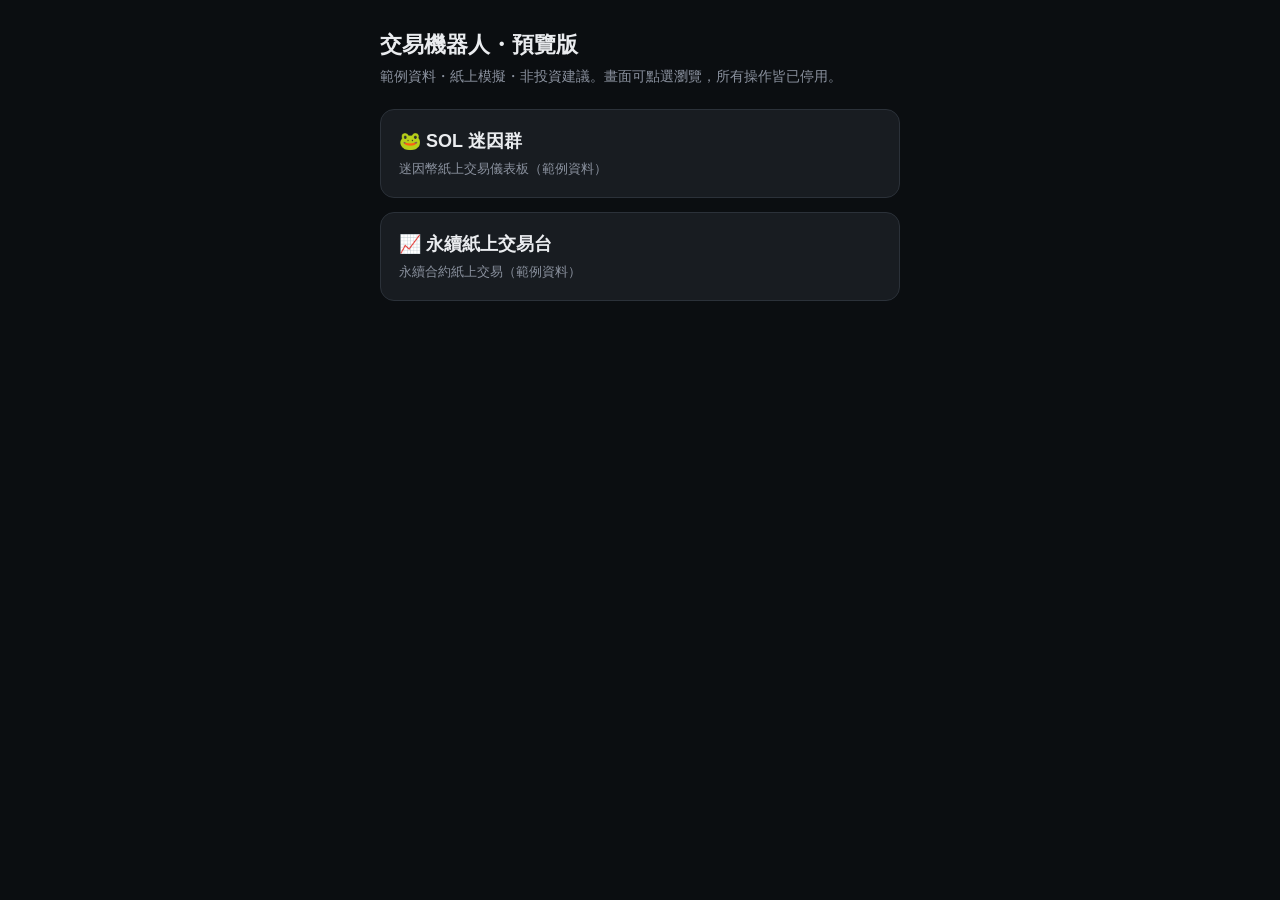
<file: index.html>
<!doctype html><html lang=zh-Hant><head><meta charset=utf-8><link rel=icon type=image/png sizes=48x48 href='favicon.png'><link rel=icon type=image/png sizes=192x192 href='icon-192.png'><link rel=apple-touch-icon sizes=180x180 href='apple-touch-icon.png'><link rel=manifest href='manifest.webmanifest'><meta name=viewport content="width=device-width,initial-scale=1"><meta name=robots content="noindex,nofollow"><title>交易機器人 預覽版</title>
<style>body{margin:0;background:#0b0e11;color:#eaecef;font:16px/1.5 -apple-system,"PingFang TC","Noto Sans TC",sans-serif;padding:28px 18px}h1{font-size:22px;margin:0 0 6px}p{color:#8a919e;font-size:13.5px;margin:0 0 22px}a{display:block;background:#181c21;border:1px solid #2b3139;border-radius:14px;padding:18px;margin:0 0 14px;color:#eaecef;text-decoration:none}a b{font-size:18px}a small{display:block;color:#8a919e;margin-top:4px}.w{max-width:520px;margin:auto}</style></head>
<body><div class=w><h1>交易機器人・預覽版</h1><p>範例資料・紙上模擬・非投資建議。畫面可點選瀏覽，所有操作皆已停用。</p>
<a href="meme/"><b>🐸 SOL 迷因群</b><small>迷因幣紙上交易儀表板（範例資料）</small></a>
<a href="perp/"><b>📈 永續紙上交易台</b><small>永續合約紙上交易（範例資料）</small></a></div></body></html>
</file>
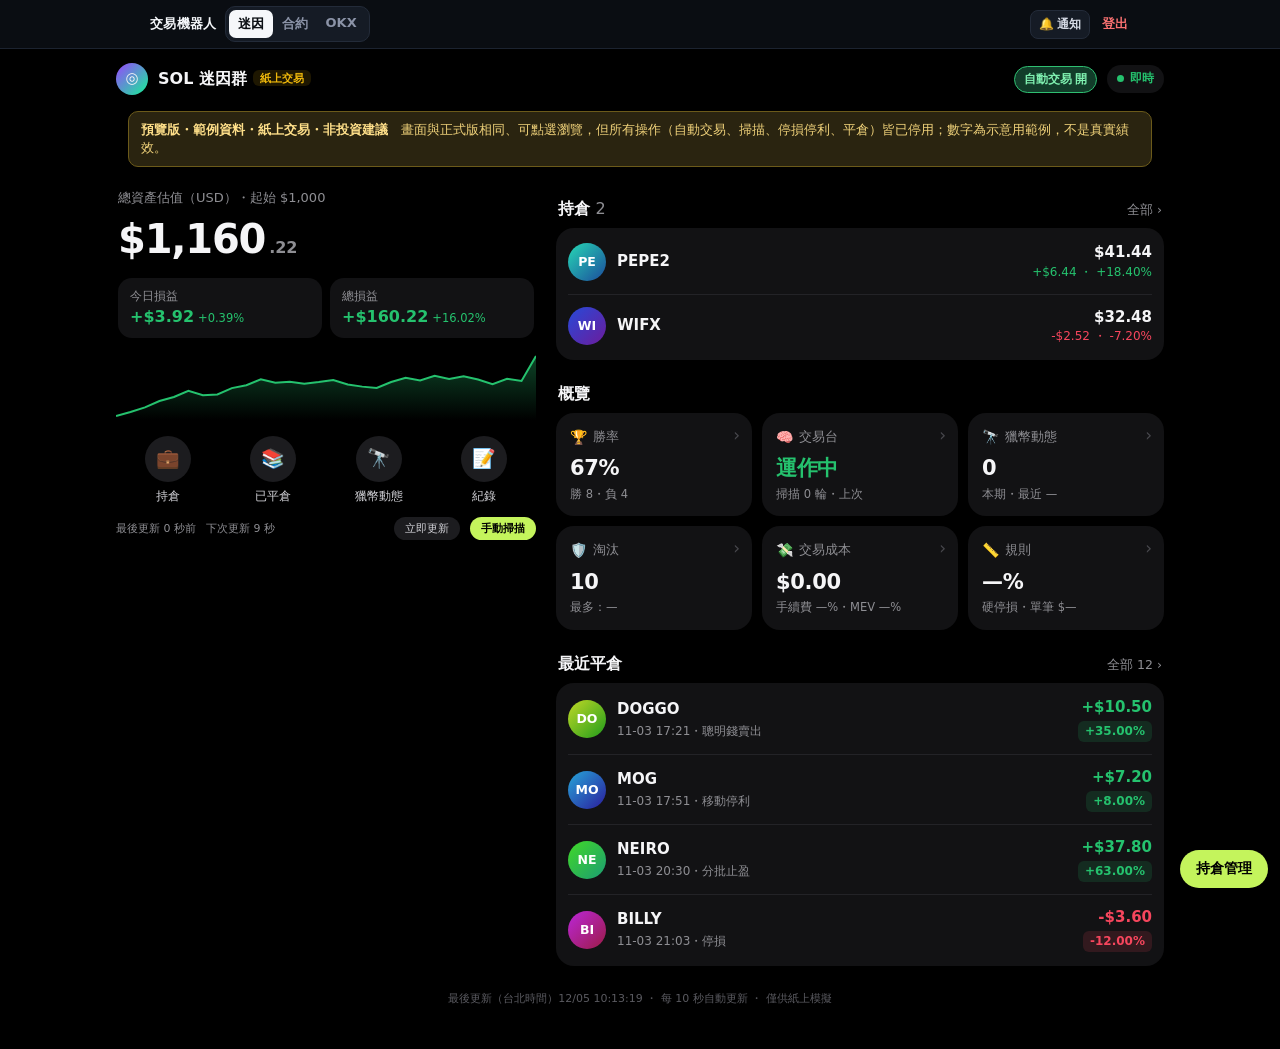
<file: meme/index.html>
<!doctype html><html lang=zh-Hant><head><meta name=robots content="noindex,nofollow"><script>/* 預覽版 shim: only data.json is fetched; every action is blocked with a toast */
(function(){var FK={"x": {"x": {"102": 0.0004890000000000001, "103": 0.000352, "104": 0.000815, "105": 0.0009780000000000001, "106": 0.0006159999999999999, "107": 0.00108, "108": 0.0009540000000000001, "109": 0.00091, "110": 0.0009680000000000001, "111": 0.0019560000000000003, "112": 0.0014040000000000003, "113": 0.0018899999999999998}, "w": {}, "l": {}}, "state": {"open": [{"id": 100, "symbol": "PEPE2", "left": 1.0, "pct": null, "tp": null, "sl": null, "u": null, "pend": null}, {"id": 101, "symbol": "WIFX", "left": 1.0, "pct": null, "tp": null, "sl": null, "u": null, "pend": null}], "csrf": "preview", "all": null, "all_ok": true, "auto": true}, "auto": {"on": true, "patched": true, "csrf": "preview", "mon": true}, "scan": {"running": false, "last": null, "csrf": "preview"}},MSG='預覽版不能操作',of=window.fetch.bind(window),tt;
function toast(s){var t=document.getElementById('pvt');if(!t){if(!document.body)return;t=document.createElement('div');t.id='pvt';document.body.appendChild(t)}t.textContent=s||MSG;t.className='v';clearTimeout(tt);tt=setTimeout(function(){t.className=''},1600)}
window.PVT=toast;var J=function(o){return Promise.resolve(new Response(JSON.stringify(o),{status:200,headers:{'Content-Type':'application/json'}}))};
var BASE=null,MUL={};function WB(d){var x=d.data||{},U=0,n=0;(x.open||[]).forEach(function(p){if(!(p.current>0&&p.entry>0))return;var k=p.id,m=MUL[k]||1;p.current=p.current*m;p.pct=+((p.current/p.entry-1)*100).toFixed(2);p.unrealized=+(p.size_usd*p.pct/100).toFixed(2);p.value=+(p.size_usd+p.unrealized).toFixed(2);U+=p.unrealized;n++});if(n&&x.metrics)x.metrics.unrealized_usd=+U.toFixed(2)}
setInterval(function(){if(!BASE)return;JSON.parse(BASE).data.open.forEach(function(p){MUL[p.id]=(MUL[p.id]||1)*(1+(Math.random()-.5)*0.0006)});if(!document.hidden&&typeof L=='function')L()},1000);
window.fetch=function(u,o){u=String(u&&u.url||u);var m=((o&&o.method)||'GET').toUpperCase();
 if(m=='GET'&&u.indexOf('/meme/api/data')==0)return (BASE?Promise.resolve(JSON.parse(BASE)):of('data.json',{cache:'no-cache'}).then(function(r){return r.json()}).then(function(d){BASE=JSON.stringify(d);return d})).then(function(d){WB(d);d.received=Date.now()/1000;d.data.push_ts=d.received;return new Response(JSON.stringify(d),{status:200,headers:{'Content-Type':'application/json'}})});
 var k=(u.match(/^\/meme\/ctl\/(\w+)/)||[])[1];if(m=='GET'&&FK[k])return J(FK[k]);
 toast();return Promise.reject(new Error(MSG))};
window.alert=function(){toast()};window.confirm=function(){toast();return false};window.prompt=function(){toast();return null};
try{var SW={getRegistration:function(){return Promise.resolve(null)},register:function(){toast();return Promise.reject(new Error(MSG))},addEventListener:function(){},ready:new Promise(function(){})};Object.defineProperty(navigator,'serviceWorker',{value:SW})}catch(_){}
document.addEventListener('click',function(e){var a=e.target.closest&&e.target.closest('a[href],#atb,#msb,#nfx46,[data-act]');if(!a)return;if(a.closest('#tnav .seg')||a.hasAttribute('data-pvnav'))return;var hr=a.getAttribute&&a.getAttribute('href');
 if(a.tagName=='A'&&(hr==null||hr.charAt(0)=='#'||hr.indexOf('javascript')==0))return;e.preventDefault();e.stopImmediatePropagation();toast()},true)})()</script>
<style>#pvt{position:fixed;left:50%;bottom:calc(env(safe-area-inset-bottom) + 84px);transform:translate(-50%,16px);background:#2b3139;color:#fff;padding:10px 18px;border-radius:10px;font-size:14px;font-weight:700;opacity:0;transition:.2s;pointer-events:none;z-index:99999;box-shadow:0 6px 24px #0008}#pvt.v{opacity:1;transform:translate(-50%,0)}
#pvb{margin:8px 12px;padding:9px 12px;border-radius:10px;background:#2a2410;border:1px solid #6b5a1a;color:#f0d27a;font-size:12.5px;line-height:1.45}#pvb b{color:#ffe08a}</style><meta charset=utf-8><link rel=icon type=image/png sizes=48x48 href='../favicon.png'><link rel=icon type=image/png sizes=192x192 href='../icon-192.png'><link rel=apple-touch-icon sizes=180x180 href='../apple-touch-icon.png'><link rel=manifest href='../manifest.webmanifest'><meta name=viewport content="width=device-width,initial-scale=1,maximum-scale=1,user-scalable=no,viewport-fit=cover"><meta name=theme-color content="#07090d"><title>交易機器人</title><meta name=apple-mobile-web-app-title content='交易機器人'><meta name=application-name content='交易機器人'>
<style>:root{--bg:#000;--card:#121214;--card2:#1c1c1f;--line:#232327;--tx:#f5f5f7;--mu:#8e8e93;--g:#25c26e;--r:#f6465d;--y:#f0b90b;--ac:#c4f45c;--b:#4aa8ff}
*{box-sizing:border-box;-webkit-tap-highlight-color:transparent}
body{margin:0;overflow-x:hidden;background:var(--bg);color:var(--tx);font:14px/1.45 Inter,-apple-system,"SF Pro Text","PingFang TC","Noto Sans TC",system-ui,sans-serif;-webkit-font-smoothing:antialiased}
.wrap{max-width:560px;margin:0 auto;padding:max(10px,env(safe-area-inset-top)) 16px 40px}
@media(min-width:900px){.wrap{max-width:1080px}.dk{display:grid;grid-template-columns:420px 1fr;gap:20px;align-items:start}.dk>div:first-child{position:sticky;top:12px}}
.hd{display:flex;align-items:center;gap:10px;padding:4px 0 8px}.logo{width:32px;height:32px;border-radius:50%;background:linear-gradient(135deg,#9945ff,#14f195);display:flex;align-items:center;justify-content:center;font-weight:900;font-size:15px}
.hd h1{font-size:16px;margin:0;font-weight:700}.badge{font-size:10.5px;font-weight:700;color:var(--y);background:rgba(240,185,11,.12);padding:2px 7px;border-radius:6px;margin-left:6px;vertical-align:2px}
.live{margin-left:auto;display:flex;align-items:center;gap:6px;font-size:12px;color:var(--g);font-weight:600;background:#121214;padding:5px 10px;border-radius:999px}.live.stale{color:var(--r)}
.dot{width:7px;height:7px;border-radius:50%;background:var(--g);animation:pl 1.6s infinite}.dot.stale{background:var(--r);animation:none}@keyframes pl{50%{opacity:.35}}
.hero{padding:14px 2px 6px}.hero .l{font-size:13px;color:var(--mu);display:flex;align-items:center;gap:6px}.hero .eq{font-size:40px;font-weight:700;letter-spacing:-1.2px;font-variant-numeric:tabular-nums;margin:2px 0 2px;cursor:pointer}
.hero .eq small{font-size:16px;color:var(--mu);font-weight:600;margin-left:4px;letter-spacing:0}
.pr{display:flex;gap:8px;margin-top:10px}.pb{flex:1;background:var(--card);border-radius:14px;padding:10px 12px;cursor:pointer;min-width:0}.pb span{display:block;font-size:11.5px;color:var(--mu)}.pb b{font-size:16px;font-variant-numeric:tabular-nums;font-weight:700}.pb i{font-style:normal;font-size:11.5px;margin-left:4px}
.ch{height:70px;margin:12px -2px 0;cursor:pointer}.ch svg{width:100%;height:100%;display:block}
.qa{display:grid;grid-template-columns:repeat(4,1fr);gap:6px;margin:16px 0 4px}.qa div{display:flex;flex-direction:column;align-items:center;gap:6px;font-size:12px;color:#d1d1d6;cursor:pointer}.qa div i{font-style:normal;width:46px;height:46px;border-radius:50%;background:var(--card2);display:flex;align-items:center;justify-content:center;font-size:19px;transition:transform .12s}.qa div:active i{transform:scale(.9)}
.sh{display:flex;align-items:baseline;justify-content:space-between;margin:22px 2px 8px}.sh h3{margin:0;font-size:16px;font-weight:700}.sh a{font-size:12.5px;color:var(--mu);cursor:pointer;text-decoration:none}
.lst{background:var(--card);border-radius:18px;padding:2px 12px}
.row{display:flex;align-items:center;gap:11px;padding:12px 0;border-bottom:1px solid var(--line);cursor:pointer}.row:last-child{border:0}.row:active{opacity:.7}
#md .row{background:var(--card);border-radius:14px;padding:12px;margin:8px 0;border:0}
.av{width:38px;height:38px;border-radius:50%;display:flex;align-items:center;justify-content:center;font-weight:800;font-size:12.5px;color:#fff;flex:none}
.mid{flex:1;min-width:0}.nm{font-weight:650;font-size:15px;display:flex;gap:6px;align-items:center;flex-wrap:wrap}.st{color:var(--mu);font-size:12px;margin-top:2px;overflow:hidden;text-overflow:ellipsis}.rt{text-align:right;flex:none;font-variant-numeric:tabular-nums}.rt b{font-size:15px}
.grid{display:grid;grid-template-columns:repeat(2,1fr);gap:10px}@media(min-width:900px){.grid{grid-template-columns:repeat(3,1fr)}}
.tile{background:var(--card);border-radius:18px;padding:14px;cursor:pointer;min-width:0;position:relative;transition:transform .12s}.tile:active{transform:scale(.97)}
.tile .ti{font-size:12.5px;color:var(--mu);display:flex;align-items:center;gap:6px}.tile .ti i{font-style:normal;font-size:14px}.tile:after{content:'›';position:absolute;right:12px;top:10px;color:#48484d;font-size:17px}
.tile .big{font-size:21px;font-weight:700;font-variant-numeric:tabular-nums;margin-top:6px;letter-spacing:-.3px}.tile .sub{font-size:11.5px;color:var(--mu);margin-top:2px;overflow:hidden;text-overflow:ellipsis;white-space:nowrap}
.tile.wide{grid-column:1/-1}.tile .tip{font-size:12.5px;color:#d1d1d6;margin-top:6px;display:-webkit-box;-webkit-line-clamp:2;-webkit-box-orient:vertical;overflow:hidden}
.up{color:var(--g)}.dn{color:var(--r)}.nu{color:var(--mu)}
.pill{display:inline-block;padding:2px 7px;border-radius:6px;font-size:12px;font-weight:700;font-variant-numeric:tabular-nums;margin-top:2px}.pill.up{background:rgba(37,194,110,.14)}.pill.dn{background:rgba(246,70,93,.14)}.pill.nu{background:var(--card2)}
.emp{text-align:center;color:var(--mu);padding:22px 10px;font-size:13px}.emp b{display:block;font-size:26px;margin-bottom:4px}
.warn{background:rgba(246,70,93,.12);color:#ff8a98;border-radius:12px;padding:8px 12px;font-size:13px;margin-top:8px;display:none}
.fz{display:flex;gap:10px;align-items:center;font-size:11px;color:var(--mu);margin-top:2px}.fz.late{color:var(--r)}#rb{margin-left:auto;background:var(--card2);color:#d1d1d6;border:0;border-radius:999px;padding:4px 11px;font-size:11px}
#ov{position:fixed;inset:0;background:rgba(0,0,0,.7);display:none;z-index:20;align-items:flex-end;justify-content:center;backdrop-filter:blur(4px)}#ov.on{display:flex}
#md{background:#0b0b0d;border-radius:22px 22px 0 0;width:100%;max-width:560px;max-height:90vh;overflow:auto;padding:8px 16px max(24px,env(safe-area-inset-bottom));animation:up .22s ease}@media(min-width:620px){#ov{align-items:center}#md{border-radius:22px}}@keyframes up{from{transform:translateY(40px);opacity:0}}
#md:before{content:'';display:block;width:36px;height:4px;border-radius:2px;background:#3a3a3e;margin:2px auto 6px}
.mh{display:flex;align-items:center;gap:8px;position:sticky;top:-8px;background:#0b0b0d;padding:6px 0 10px;z-index:2}.mh h2{margin:0;font-size:17px;flex:1}.mh button{background:var(--card2);border:0;color:var(--tx);border-radius:999px;width:32px;height:32px;font-size:15px}.mh .bk{width:auto;padding:0 12px;font-size:13px}
.sc{font-size:12px;font-weight:700;border-radius:8px;padding:3px 7px;background:var(--card2)}
.kv{display:grid;grid-template-columns:1fr 1fr;gap:8px;margin:8px 0}.kv div{background:var(--card);border-radius:12px;padding:10px}.kv span{display:block;color:var(--mu);font-size:11.5px}.kv b{font-size:15px;font-variant-numeric:tabular-nums}
.lg{display:flex;gap:8px;padding:9px 2px;border-top:1px solid var(--line);font-size:12.5px}.lg .tm{color:var(--mu);flex:none}.tag{font-size:10.5px;font-weight:700;padding:2px 6px;border-radius:6px;flex:none;min-width:40px;text-align:center;height:fit-content}
.t-risk{background:rgba(246,70,93,.14);color:#ff7b8c}.t-judge{background:rgba(160,140,255,.14);color:#bfb3ff}.t-watch{background:rgba(240,185,11,.14);color:var(--y)}.t-buy{background:rgba(37,194,110,.14);color:var(--g)}.t-fill{background:rgba(74,168,255,.14);color:var(--b)}.t-close{background:var(--card2);color:#d1d1d6}
.bar{margin:10px 0;font-size:13px}.bar .bt{height:6px;border-radius:4px;background:var(--card2);margin-top:5px;overflow:hidden}.bar .bt i{display:block;height:100%;background:var(--r);opacity:.8}
.rule{background:var(--card);border-radius:14px;padding:10px 12px;margin:10px 0;font-size:13px}.rule h4{margin:0 0 6px;font-size:14px}.rule div{display:flex;justify-content:space-between;gap:10px;padding:5px 0;border-bottom:1px solid var(--line)}.rule div:last-child{border:0}.rule span:last-child{color:var(--mu);text-align:right;word-break:break-all}
.empty{color:var(--mu);text-align:center;padding:22px;font-size:13px}.note{color:var(--mu);font-size:12px;margin:6px 2px 8px}.chk{font-size:12.5px;padding:3px 0}
.foot{color:#5a5a60;font-size:11px;text-align:center;margin-top:24px;line-height:1.7}
.ca{display:inline-flex;align-items:center;gap:6px;margin-top:3px;font-size:11.5px;color:var(--mu);font-family:ui-monospace,SFMono-Regular,Menlo,monospace;max-width:100%}
.ca code{color:#a1a1a6;white-space:nowrap}
.cpb{font-family:inherit;font-size:11px;font-weight:600;background:var(--card2);color:#e5e5ea;border:0;border-radius:6px;padding:2px 8px;cursor:pointer;white-space:nowrap;min-height:22px}.cpb:active{transform:scale(.95)}
.caf{background:var(--card);border-radius:14px;padding:12px;margin:8px 0}.caf span{display:block;color:var(--mu);font-size:11.5px;margin-bottom:4px}.caf code{display:block;font-family:ui-monospace,SFMono-Regular,Menlo,monospace;font-size:12.5px;word-break:break-all;color:var(--tx);user-select:all;-webkit-user-select:all}
.caf .lk{display:flex;gap:8px;flex-wrap:wrap;margin-top:10px}.caf .lk a,.caf .lk button{font-size:12px;font-weight:600;text-decoration:none;color:var(--tx);background:var(--card2);border:0;border-radius:999px;padding:6px 12px;cursor:pointer}.caf .lk button{background:var(--tx);color:#000}
.lka{font-size:11px;color:var(--b);text-decoration:none}
.tips li{margin:6px 0;font-size:13.5px}.tips{padding-left:18px}
#toast{position:fixed;left:50%;bottom:max(28px,env(safe-area-inset-bottom));transform:translateX(-50%) translateY(20px);background:#f5f5f7;color:#000;font-weight:700;font-size:13px;padding:8px 18px;border-radius:999px;opacity:0;pointer-events:none;transition:.2s;z-index:50}#toast.on{opacity:1;transform:translateX(-50%) translateY(0)}
</style><meta name=apple-mobile-web-app-capable content=yes><meta name=mobile-web-app-capable content=yes><meta name=theme-color content='#0b0f14'><style>
#tnav{position:fixed;top:0;left:0;right:0;z-index:100000;padding:env(safe-area-inset-top) max(10px,env(safe-area-inset-right)) 0 max(10px,env(safe-area-inset-left));background:rgba(11,15,20,.92);-webkit-backdrop-filter:blur(14px);backdrop-filter:blur(14px);border-bottom:1px solid #1c2330;font:14px -apple-system,system-ui,sans-serif}
#tnav .in{height:48px;display:flex;align-items:center;gap:8px;max-width:980px;margin:0 auto}
#tnav .seg{display:flex;background:#151b25;border:1px solid #232b39;border-radius:10px;padding:3px}
#tnav .seg a{color:#8b93a7;text-decoration:none;font-weight:600;padding:5px 13px;border-radius:7px;font-size:14px}
#tnav .seg a.on{background:#f5f7fa;color:#0b0f14}
#tnav a:before,#tnav button:before{content:none!important}
#tnav .sp{flex:1}
#tnav_r{display:flex;align-items:center;gap:6px}
#tnav_r button{padding:5px 10px!important;font-size:12px!important;border-radius:8px!important;box-shadow:none!important;background:#151b25!important;color:#d6dbe6!important;border:1px solid #232b39!important;font-weight:600!important;white-space:nowrap}
#tnav_r a{color:#8b93a7!important;font-size:12px!important;text-decoration:none}
#tnav .lo{color:#f87171;text-decoration:none;font-size:13px;font-weight:600;padding:5px 2px 5px 6px;white-space:nowrap}
html{scroll-padding-top:calc(52px + env(safe-area-inset-top))}
body{padding-top:calc(49px + env(safe-area-inset-top))!important}
.hd{top:calc(49px + env(safe-area-inset-top))!important}
.top{position:relative!important;top:0!important;padding-top:0!important}
</style><style>#tnav .br{color:#f5f7fa;font-weight:700;font-size:13px;letter-spacing:.3px;white-space:nowrap;margin-right:2px}#tnav .seg a{padding:5px 9px;font-size:13px;white-space:nowrap}#tnav .in{gap:6px}#tnav_r a{white-space:nowrap}#tnav_r button{padding:5px 8px!important}@media(max-width:360px){#tnav .br{display:none}}</style><style>html{touch-action:manipulation;-webkit-text-size-adjust:100%}input,select,textarea{font-size:16px!important}</style><script>document.addEventListener('gesturestart',function(e){e.preventDefault()});document.addEventListener('touchmove',function(e){if(e.scale&&e.scale!==1)e.preventDefault()},{passive:false})</script><script>var MX={x:{},w:{},l:{}};
function ZE(s){return String(s).replace(/[&<>"']/g,function(c){return'&#'+c.charCodeAt(0)+';'})}
function ZP(x){return x==null||!isFinite(x)?'—':(+x).toPrecision(4)}
function ZX(i){return MX.x[i]}
function ZR(r){r=String(r||'');if(!r)return'';var T=[['ladder','分批止盈'],['principal','先賣回本金'],['hard_stop','停損'],['breakeven','保本停損'],['trailing','移動停利'],['time_stop','時間停損'],['max hold','持有時間到上限'],['liq','流動性流失'],['momentum','賣壓轉強'],['smart_sold','聰明錢賣出'],['dev_sold','開發者賣幣'],['manual','手動平倉']];for(var i=0;i<T.length;i++)if(r.indexOf(T[i][0])==0)return T[i][1];return'其他出場'}
function ZW(i){var w=MX.w[i];if(!w||!w[0])return'0';var p=[];w[1]&&p.push('聰明錢 '+w[1]);w[2]&&p.push('快手 '+w[2]);w[3]&&p.push('開發者警示 '+w[3]);return w[0]+' 個'+(p.length?'（'+p.join('・')+'）':'')}
function ZL(k,o){var L=MX.l[o.id]||[],h='<div class=rule><h4>進出場</h4><div><span>進場價</span><span>'+ZP(o.entry)+'</span></div>';
L.forEach(function(x){var d=new Date(x[2]*1e3);h+='<div><span>'+ZE(('0'+(d.getMonth()+1)).slice(-2)+'-'+('0'+d.getDate()).slice(-2)+' '+('0'+d.getHours()).slice(-2)+':'+('0'+d.getMinutes()).slice(-2)+' '+ZR(x[0]))+'</span><span>出場價 '+ZP(x[1])+'</span></div>'});
if(k!='o')h+='<div><span>出場均價（扣滑價手續費）</span><span>'+ZP(MX.x[o.id])+'</span></div>';return h+'</div>'}
function ZF(){fetch('/meme/ctl/x',{credentials:'same-origin',cache:'no-store'}).then(function(r){return r.ok?r.json():null}).then(function(j){if(j){var f=!MX.ok;MX=j;MX.ok=1;try{typeof RM=="function"&&RM();f&&typeof L=="function"&&L()}catch(_){}}}).catch(function(){})}
ZF();setInterval(ZF,60000);
</script><script>(function(){var H=location.hash;try{if(!/^#t=\d+$/.test(H)){H=sessionStorage.getItem('nh')||'';}sessionStorage.removeItem('nh')}catch(_){}
var n=0;function go(h){var m=/^#t=(\d+)$/.exec(h||'');if(!m)return;var id=+m[1];
(function w(){try{if(typeof D!='undefined'&&D){var k=(D.open||[]).some(function(p){return p.id==id})?'o':(D.closed||[]).some(function(p){return p.id==id})?'c':'';if(k){OP(k,id)}history.replaceState(null,'',location.pathname+location.search);return}}catch(_){}if(++n<40)setTimeout(w,500)})()}
addEventListener('hashchange',function(){n=0;go(location.hash)});
navigator.serviceWorker&&navigator.serviceWorker.addEventListener('message',function(e){var u=e.data&&e.data.nav;if(typeof u=='string'&&u.indexOf(location.origin+'/')==0){var x=new URL(u);if(x.pathname==location.pathname){if(x.hash!=location.hash)location.hash=x.hash}else location.href=u}});
go(H)})();
</script><style id=nfx46>@media(max-width:560px){#tnav{padding-left:max(6px,env(safe-area-inset-left))!important;padding-right:max(6px,env(safe-area-inset-right))!important;font-size:13px!important}
#tnav .in{gap:4px!important;min-width:0;overflow:hidden;flex-wrap:nowrap!important}
#tnav .in>*{flex-shrink:0;min-width:0}
#tnav .in>:not(.seg):not(.sp):not(#tnav_r):not(.lo){flex-shrink:1!important;overflow:hidden;text-overflow:ellipsis;white-space:nowrap;font-size:13px!important}
#tnav .seg{padding:2px!important}#tnav .seg a{padding:4px 7px!important;font-size:13px!important;white-space:nowrap}
#tnav .sp{flex:1 1 0!important;min-width:0!important}
#tnav_r{gap:3px!important;flex-shrink:0;min-width:0}#tnav_r>*{flex-shrink:0}
#tnav_r button{padding:4px 7px!important;font-size:12px!important;white-space:nowrap}#tnav_r button.nfi{padding:4px 6px!important;min-width:28px}
#tnav .lo{flex-shrink:0!important}
#tnav_r a{font-size:12px!important;padding:4px 2px!important;white-space:nowrap}
#tnav .lo{font-size:12px!important;padding:4px 0 4px 4px!important}}
@media(max-width:350px){#tnav .seg a{padding:4px 5px!important;font-size:12px!important}}</style>
<script>(function(){function f(){var n=document.getElementById('tnav');if(!n||innerWidth>560)return;var i=n.querySelector('.in');if(!i)return;
function ov(){return i.scrollWidth>i.clientWidth+1||n.querySelector('.lo').getBoundingClientRect().right>innerWidth}
function sh(all){n.querySelectorAll('#tnav_r button').forEach(function(b){var t=b.textContent.replace(/\s+/g,' ').trim(),o=b.getAttribute('data-nf')||t;
if(t==='關閉'){b.setAttribute('data-nf',o);b.title='關閉通知';b.setAttribute('aria-label','關閉通知');b.textContent='✕';b.classList.add('nfi')}
else if(t.indexOf('🔔')===0&&t!=='🔔'&&(all||!/開啟|通知$/.test(t))){b.setAttribute('data-nf',o);b.title=o;b.setAttribute('aria-label',o);b.textContent='🔔';b.classList.add('nfi')}})}
[].forEach.call(i.children,function(c){if(c.getAttribute('data-nfh')){c.style.display='';c.removeAttribute('data-nfh')}});
sh(0);if(ov())sh(1);if(ov())[].forEach.call(i.children,function(c){if(!c.matches('.seg,.sp,#tnav_r,.lo')){c.style.display='none';c.setAttribute('data-nfh','1')}})}
function go(){f();var n=document.getElementById('tnav'),r=document.getElementById('tnav_r');if(r&&window.MutationObserver)new MutationObserver(function(){clearTimeout(go.t);go.t=setTimeout(f,30)}).observe(r,{childList:true,subtree:true,characterData:true});addEventListener('resize',function(){clearTimeout(go.t);go.t=setTimeout(f,60)})}
if(document.readyState=='loading')document.addEventListener('DOMContentLoaded',go);else go()})()</script><style>#atb{flex:none;border:1px solid #3a4150;border-radius:999px;padding:4px 9px;font-size:12px;font-weight:700;cursor:pointer;white-space:nowrap;background:#1b2230;color:#cfd6e4;margin-left:auto}#atb:not([hidden])+.live{margin-left:0}.hd h1{white-space:nowrap}#atb.on{background:#123d2a;border-color:#2fbf71;color:#7ff0b0}#atb.off{background:#2a1d1d;border-color:#7a3b3b;color:#ffb3b3}#atb:disabled{opacity:.6}</style><style>#v54b{margin:8px 12px;padding:9px 12px;border-radius:10px;background:#3a1d1d;border:1px solid #8a3b3b;color:#ffd7d7;font-weight:700;font-size:13px;line-height:1.4}</style></head><body><nav id=tnav><div class=in><span class=br>交易機器人</span><div class=seg><a href='#' class=on>迷因</a><a href='../perp/' data-pvnav=1>合約</a><a href='../perp/#okx' data-pvnav=1>OKX</a></div><div class=sp></div><div id=tnav_r></div><a class=lo href='/perp-dash/logout'>登出</a></div></nav><div class=wrap>
<div class=hd><div class=logo>◎</div><h1>SOL 迷因群<span class=badge>紙上交易</span></h1><button id=atb hidden onclick="ATB()"></button><div class=live id=live><span class=dot id=dot></span><span id=lvt>即時</span></div></div>
<div id=v54b hidden>監控已關閉：不掃描、不連線、不自動停損停利；按停損/停利/減倉/全平時才抓一次價格。價格不即時。</div><div id=pvb><b>預覽版・範例資料・紙上交易・非投資建議</b>　畫面與正式版相同、可點選瀏覽，但所有操作（自動交易、掃描、停損停利、平倉）皆已停用；數字為示意用範例，不是真實績效。</div><div class=warn id=warn></div>
<div class=dk><div><div id=hero></div><div class=fz id=fz><span id=fage>最後更新 — 秒前</span><span id=fnx>下次更新 10 秒</span><button id=rb onclick="RB()">立即更新</button><button id=msb onclick="MSB()">手動掃描</button></div></div>
<div id=grid></div></div>
<div class=foot id=ft></div></div>
<div id=toast>已複製</div><div id=ov onclick="if(event.target===this)CL()"><div id=md></div></div>
<script>
const K=new URLSearchParams(location.search).get('k');let D=null,J=null,VIEW=null,STACK=[];
const $=i=>document.getElementById(i),e=s=>String(s??'').replace(/[&<>"]/g,m=>({'&':'&amp;','<':'&lt;','>':'&gt;','"':'&quot;'}[m]));
const num=v=>typeof v=='number'&&isFinite(v);
const usd=(v,s)=>num(v)?(s&&v>0?'+':'')+(v<0?'-':'')+'$'+Math.abs(v).toLocaleString('en-US',{minimumFractionDigits:2,maximumFractionDigits:2}):'—';
const k$=v=>num(v)?(Math.abs(v)>=1e6?'$'+(v/1e6).toFixed(2)+'M':Math.abs(v)>=1e3?'$'+(v/1e3).toFixed(1)+'k':'$'+v.toFixed(0)):'—';
const pc=v=>num(v)?(v>0?'+':'')+v.toFixed(2)+'%':'—',cl=v=>!num(v)||v==0?'nu':v>0?'up':'dn';
const tpe=(t,f)=>new Date(t*1000).toLocaleString('zh-TW',Object.assign({timeZone:'Asia/Taipei',hour12:false},f||{month:'2-digit',day:'2-digit',hour:'2-digit',minute:'2-digit'}));
const hm=t=>tpe(t,{hour:'2-digit',minute:'2-digit'});
const ageS=h=>!num(h)?'—':h<1?Math.round(h*60)+' 分':h<48?h.toFixed(1)+' 小時':Math.round(h/24)+' 天';
function hue(s){let h=0;for(const c of String(s))h=(h*31+c.charCodeAt(0))%360;return h}
const av=s=>{const h=hue(s);return `<div class=av style="background:linear-gradient(135deg,hsl(${h},70%,50%),hsl(${(h+50)%360},70%,36%))">${e(String(s||'?').slice(0,2).toUpperCase())}</div>`};
function spark(pts,w,h,col,fill){pts=(pts||[]).filter(p=>num(p[0])&&num(p[1]));if(pts.length<2)return'';const xs=pts.map(p=>p[0]),ys=pts.map(p=>p[1]),x0=Math.min(...xs),x1=Math.max(...xs),y0=Math.min(...ys),y1=Math.max(...ys),dy=(y1-y0)||1,dx=(x1-x0)||1;
const P=pts.map(p=>[(p[0]-x0)/dx*w,h-4-(p[1]-y0)/dy*(h-10)]);let d='M'+P.map(p=>p.join(',')).join('L');
const id='g'+Math.random().toString(36).slice(2,7);return `<svg viewBox="0 0 ${w} ${h}" preserveAspectRatio=none>${fill?`<defs><linearGradient id=${id} x1=0 y1=0 x2=0 y2=1><stop offset=0 stop-color="${col}" stop-opacity=.35 /><stop offset=1 stop-color="${col}" stop-opacity=0 /></linearGradient></defs><path d="${d}L${w},${h}L0,${h}Z" fill="url(#${id})"/>`:''}<path d="${d}" fill=none stroke="${col}" stroke-width=2 vector-effect=non-scaling-stroke /></svg>`}
const MI=x=>x&&(x.mint||((D&&D.mints)||{})[x.symbol])||'';
const sCA=m=>m.length>10?m.slice(0,4)+'…'+m.slice(-4):m;
const ok58=m=>/^[1-9A-HJ-NP-Za-km-z]{20,60}$/.test(m||'');
function CA(x){const m=MI(x);if(!ok58(m))return'';return `<div class=ca><code>${e(sCA(m))}</code><button class=cpb onclick="event.stopPropagation();CP('${m}')">複製</button></div>`}
function CAI(x){const m=MI(x);if(!ok58(m))return'';return ` <span class=ca style="margin-top:0"><code>${e(sCA(m))}</code><button class=cpb onclick="event.stopPropagation();CP('${m}')">複製</button><a class=lka href="https://dexscreener.com/solana/${m}" target=_blank rel=noopener onclick="event.stopPropagation()">DEX</a><a class=lka href="https://debot.ai/token/solana/${encodeURIComponent(m)}" target=_blank rel="noopener noreferrer" onclick="event.stopPropagation()">Debot</a></span>`}
function CAF(x){const m=MI(x);if(!ok58(m))return'<div class=caf><span>合約地址（CA）</span><code>—</code></div>';return `<div class=caf><span>合約地址（CA / Mint）</span><code>${e(m)}</code><div class=lk><button onclick="CP('${m}')">📋 複製合約</button><a href="https://debot.ai/token/solana/${encodeURIComponent(m)}" target=_blank rel="noopener noreferrer">🤖 打開 Debot ↗</a><a href="https://dexscreener.com/solana/${m}" target=_blank rel=noopener>DexScreener ↗</a><a href="https://solscan.io/token/${m}" target=_blank rel=noopener>Solscan ↗</a></div></div>`}
let TT=0;function TO(t){const el=$('toast');el.textContent=t;el.classList.add('on');clearTimeout(TT);TT=setTimeout(()=>el.classList.remove('on'),1400)}
function CPF(m){const t=document.createElement('textarea');t.value=m;t.setAttribute('readonly','');t.style.cssText='position:fixed;top:0;left:0;opacity:0;font-size:16px';document.body.appendChild(t);t.focus();t.select();t.setSelectionRange(0,m.length);let r=false;try{r=document.execCommand('copy')}catch(_){}document.body.removeChild(t);return r}
async function CP(m){let r=false;try{if(navigator.clipboard&&window.isSecureContext){await navigator.clipboard.writeText(m);r=true}}catch(_){}if(!r)r=CPF(m);TO(r?'已複製':'複製失敗，請長按地址手動複製')}
const TAG={risk:'風控',judge:'裁判',watch:'觀察',buy:'買入',fill:'成交',close:'平倉'};
const WH={confirm:'鯨魚/聰明錢買入',weak:'鯨魚訊號弱',quiet:'無鯨魚動靜',dev_warning:'開發者錢包警示',missing:'鯨魚資料缺失'};
// ---------- views ----------
function W(){return (D.desk||{}).watch||{items:[]}}
const V={
pnl:{t:'💰 資產 / 損益',r(){const d=D,m=d.metrics||{},k=d.desk||{},st=d.start_equity||1000,eq=st+(m.realized_usd||0)+(m.unrealized_usd||0),hist=(J.history&&J.history.length>1)?J.history:(d.equity_history||[]);
 return `<div class=kv><div><span>總資產</span><b>${usd(eq)}</b></div><div><span>總損益</span><b class=${cl(eq-st)}>${usd(eq-st,1)}（${pc((eq-st)/st*100)}）</b></div><div><span>已實現</span><b class=${cl(m.realized_usd)}>${usd(m.realized_usd||0,1)}</b></div><div><span>未實現</span><b class=${cl(m.unrealized_usd)}>${usd(m.unrealized_usd||0,1)}</b></div><div><span>勝 / 負</span><b>${k.wins??0} / ${k.losses??0}</b></div><div><span>起始資金</span><b>${usd(st)}</b></div>
 <div><span>最佳交易</span><b class=${cl(k.best?.pnl)}>${k.best?e(k.best.symbol)+' '+usd(k.best.pnl,1):'—'}${k.best?CAI(k.best):''}</b></div><div><span>最差交易</span><b class=${cl(k.worst?.pnl)}>${k.worst?e(k.worst.symbol)+' '+usd(k.worst.pnl,1):'—'}${k.worst?CAI(k.worst):''}</b></div></div>
 <div style="height:160px;background:var(--card);border:1px solid var(--line);border-radius:14px;overflow:hidden">${spark(hist,400,160,eq>=st?'#16c784':'#ea3943',1)||'<div class=empty>尚無曲線資料</div>'}</div>`}},
pos:{t:'📈 持倉',r(){const op=D.open||[];return op.map(p=>{const v=num(p.value)?p.value:p.size_usd*(1+(p.pct||0)/100);return `<div class=row onclick="OP('o',${p.id})">${av(p.symbol)}<div class=mid><div class=nm>${e(p.symbol)}</div>${CA(p)}<div class=st>進 ${ZP(p.entry)} → 現 ${num(p.current)?Number(p.current).toPrecision(4):'—'} ・ ${num(p.held_h)?p.held_h.toFixed(1):'—'} 小時</div></div><div class=rt><b>${usd(v)}</b><div><span class="pill ${cl(p.pct)}">${pc(p.pct)}</span></div></div></div>`}).join('')||'<div class=empty>目前無持倉</div>'}},
act:{t:'🔭 獵幣動態',r(){const fw=FW();return `<div class=empty style="padding:6px 0">本期 ${fw.lbl}</div>`+((FR()).map(v=>`<div class=lg><span class=tm>${e((v.time||'').slice(11,16))}</span><span class="tag t-${v.verdict=='buy'?'buy':v.verdict=='watch'?'watch':'risk'}">${({buy:'買入',watch:'觀察',pass:'淘汰'})[v.verdict]||'—'}</span><span><b>${e(v.symbol)}</b>${CAI(v)} ${e(v.killed_by||'')}</span></div>`).join('')||'<div class=empty>本期暫無動態</div>')}},
log:{t:'📝 紀錄',r(){return ((D.desk||{}).log||[]).map(x=>`<div class=lg><span class=tm>${hm(x.ts)}</span><span class="tag t-${x.tag}">${TAG[x.tag]||x.tag}</span><span><b>${e(x.symbol)}</b>${CAI(x)} ${e(x.text)}${num(x.pnl)?` <span class=${cl(x.pnl)}>${usd(x.pnl,1)}</span>`:''}</span></div>`).join('')||'<div class=empty>暫無紀錄</div>'}},
his:{t:'📚 已平倉',r(){const cs=D.closed||[];return cs.slice().reverse().map(c=>`<div class=row onclick="OP('c',${c.id})">${av(c.symbol)}<div class=mid><div class=nm>${e(c.symbol)}</div>${CA(c)}<div class=st>${e(ZR(c.exit_reason))}</div><div class=st>進場 ${ZP(c.entry)} → 出場 ${ZP(ZX(c.id))}</div><div class=st>成本 ${usd((c.proceeds||0)-(c.realized||0))} → 回收 ${usd(c.proceeds||0)} ・ ${e((c.closed||'').slice(5,16))}</div></div><div class=rt><b class=${cl(c.realized)}>${usd(c.realized,1)}</b><div><span class="pill ${cl(c.pct)}">${pc(c.pct)}</span></div></div></div>`).join('')+(D.cancelled||[]).map(c=>`<div class=row style="opacity:.55">${av(c.symbol)}<div class=mid><div class=nm>${e(c.symbol)} <small class=st>已取消</small></div>${CA(c)}<div class=st>${e(c.reason)}</div></div></div>`).join('')||'<div class=empty>尚無已平倉交易</div>'}},
why:{t:'🛡️ 淘汰原因',r(){const rs=(D.desk||{}).reasons||[],mx=Math.max(1,...rs.map(x=>x.n));return rs.map(x=>`<div class=bar><div style="display:flex;justify-content:space-between"><span>${e(x.label)}</span><b>${x.n}</b></div><div class=bt><i style="width:${x.n/mx*100}%"></i></div></div>`).join('')||'<div class=empty>尚無淘汰</div>'}},
desk:{t:'🧠 交易台 · 5 個代理',r(){const k=D.desk||{},o0=(D.open||[])[0],lc=k.last_close;const AG=[['🔭','獵手 Desk Hunter',k.last_scan?`最近掃描 ${k.last_scan.slice(11,16)} ・ ${k.scan_runs??0} 輪`:'—',`${k.scanned??0} 對 / ${k.leads??0} 線索`],['🛡️','風控 Desk Risk','風險篩選',`淘汰 ${k.risk_dead??0}（${k.risk_pct??0}%）`],['🐋','資金流 Desk Flow','資金流確認',`確認 ${k.flow_confirm??0} / ${k.flow_checked??0}`],['🧠','主管 Desk Head','裁決：買入 / 觀察 / 淘汰',`${k.judge?.buy??0} / ${k.judge?.watch??0} / ${k.judge?.pass??0}`],['💼','交易員 Desk Trader',o0?`持有 ${o0.symbol} ${pc(o0.pct)}`:'無持倉',lc?`上筆 ${lc.symbol} ${usd(lc.pnl,1)}`:'上筆 —']];
 return AG.map(a=>`<div class=row style="cursor:default"><div class=av style="background:var(--card2)">${a[0]}</div><div class=mid><div class=nm>${a[1]}</div><div class=st>${e(a[2])}</div></div><div class=rt><span class=sc>${e(a[3])}</span></div></div>`).join('')}},
cost:{t:'💸 成本',r(){return '<div class=empty>🔒 策略參數不公開（預覽版）</div>'}},
rul:{t:'📏 規則',r(){return '<div class=empty>🔒 策略參數不公開（預覽版）</div>'}}
};
function dossier(kind,id){const ds=(D.desk||{}).dossiers||{};let x,title,head='';
 if(kind=='w')return['—','<div class=empty>已移除</div>'];
 const o=(kind=='o'?(D.open||[]):(D.closed||[])).find(p=>p.id==id);if(!o)return['—','<div class=empty>找不到</div>'];const q=ds[String(id)]||{};
 head=CAF(o)+`<div class=kv><div><span>進場價</span><b>${ZP(o.entry)}</b></div><div><span>${kind=='o'?'現價':'平倉時間'}</span><b>${kind=='o'?(num(o.current)?Number(o.current).toPrecision(4):'—'):e((o.closed||'').slice(5,16))}</b></div><div><span>${kind=='o'?'未實現':'已實現'}</span><b class=${cl(kind=='o'?o.unrealized:o.realized)}>${usd(kind=='o'?o.unrealized:o.realized,1)}</b></div><div><span>報酬</span><b class=${cl(o.pct)}>${pc(o.pct)}</b></div><div><span>開倉</span><b>${e((o.opened||'').slice(5,16))}</b></div><div><span>${kind=='o'?'持有':'出場原因'}</span><b style="font-size:12.5px">${kind=='o'?(num(o.held_h)?o.held_h.toFixed(1)+' 小時':'—'):e(ZR(o.exit_reason))}</b></div></div>`+
 (kind=='o'&&o.spark&&o.spark.length>1?`<div style="height:90px;background:var(--card);border:1px solid var(--line);border-radius:14px;overflow:hidden">${spark(o.spark,300,90,(o.pct||0)>=0?'#16c784':'#ea3943',1)}</div>`:'')+
 ZL(kind,o)+`<div class=rule><h4>進場時的檔案（dossier）</h4><div><span>來源</span><span>${e(q.source||'—')}</span></div></div>`;
 return [o.symbol,head+kv(Object.assign({},q,{whale:ZW(o.id)}))+'']}
function kv(x){return `<div class=kv><div><span>流動性</span><b>${k$(x.liq)}</b></div><div><span>市值</span><b>${k$(x.mcap)}</b></div><div><span>1 小時漲跌</span><b class=${cl(x.chg1h)}>${pc(x.chg1h)}</b></div><div><span>5 分鐘 買 / 賣</span><b>${x.buys5??'—'} / ${x.sells5??'—'}</b></div><div><span>前十大持有</span><b>${num(x.top10)?x.top10.toFixed(1)+'%':'—'}</b></div><div><span>上線時間</span><b>${ageS(x.age_h)}</b></div><div><span>持有人數</span><b>${x.holders??'—'}</b></div><div><span>開發者持幣</span><b>${num(x.dev_pct)?x.dev_pct+'%':'—'}</b></div><div style="grid-column:1/-1"><span>鯨魚 / 聰明錢</span><b>${e(x.whale||'—')}</b></div></div>`}
function OP(kind,id){if(kind in V){STACK=[[kind]]}else STACK.push([kind,id]);RM();$('ov').classList.add('on');document.body.style.overflow='hidden'}
function BK(){STACK.pop();if(!STACK.length)return CL();RM()}
function CL(){STACK=[];$('ov').classList.remove('on');document.body.style.overflow=''}
function RM(){if(!STACK.length||!D)return;const [kd,id]=STACK[STACK.length-1];let t,b;if(kd in V){t=V[kd].t;b=V[kd].r()}else{[t,b]=dossier(kd,id)}
 const y=$('md').scrollTop,same=$('md').dataset.v==kd+id;$('md').innerHTML=`<div class=mh>${STACK.length>1?'<button class=bk onclick="BK()">‹ 返回</button>':''}<h2>${e(t)}</h2><button onclick="CL()">✕</button></div>`+b;$('md').dataset.v=kd+id;if(same)$('md').scrollTop=y}
function tile(id,ic,ti,big,sub,cls,extra){return `<div class="tile ${cls||''}" onclick="OP('${id}')"><div class=ti><i>${ic}</i>${ti}</div><div class=big>${big}</div><div class=sub>${sub}</div>${extra||''}</div>`}
function FW(){const A=Date.UTC(2026,9,31,16),L=1728e5,n=Date.now(),s=A+Math.floor((n-A)/L)*L,f=t=>{const x=new Date(t+288e5);return `${String(x.getUTCMonth()+1).padStart(2,'0')}/${String(x.getUTCDate()).padStart(2,'0')} ${String(x.getUTCHours()).padStart(2,'0')}:00`};return{s,e:s+L,lbl:`${f(s)} – ${f(s+L)}`}}
function FR(){const w=FW();return (D.recent||[]).filter(v=>{const t=Date.parse((v.time||'').replace(' ','T')+'+08:00');return t>=w.s&&t<w.e})}
function FC(){const w=D.feed_window;return (w&&w.start&&Date.parse(w.start.replace(' ','T')+'+08:00')===FW().s)?w.count:FR().length}
function G(){const d=D,m=d.metrics||{},k=d.desk||{},st=d.start_equity||1000,eq=st+(m.realized_usd||0)+(m.unrealized_usd||0),pnl=eq-st,op=d.open||[],cs=d.closed||[],hist=(J.history&&J.history.length>1)?J.history:(d.equity_history||[]),cfg=d.config||{},cc=k.costs||{},opu=op.reduce((a,p)=>a+(p.unrealized||0),0);
 const td=new Date(Date.now()+288e5).toISOString().slice(0,10),tdc=cs.filter(c=>(c.closed||'').slice(0,10)==td),tp=tdc.reduce((a,c)=>a+(c.realized||0),0)+opu,nW=k.wins??0,nL=k.losses??0,wr=nW+nL?nW/(nW+nL)*100:null,paused=(d.snapshot||{}).paused,age=Date.now()/1000-(J.received||0),stx=age>120?['延遲','dn']:paused?['暫停','nu']:['運作中','up'];
 const [ei,ef]=usd(eq).split('.');
 $('hero').innerHTML=`<div class=hero><div class=l>總資產估值（USD）・起始 $${st.toLocaleString()}</div><div class=eq onclick="OP('pnl')">${ei}<small>.${ef||'00'}</small></div>
 <div class=pr><div class=pb onclick="OP('his')"><span>今日損益</span><b class=${cl(tp)}>${usd(tp,1)}</b><i class=${cl(tp)}>${pc(tp/st*100)}</i></div><div class=pb onclick="OP('pnl')"><span>總損益</span><b class=${cl(pnl)}>${usd(pnl,1)}</b><i class=${cl(pnl)}>${pc(pnl/st*100)}</i></div></div>
 ${(()=>{const sv=spark(hist,400,70,pnl>=0?'#25c26e':'#f6465d',1);return sv?`<div class=ch onclick="OP('pnl')">${sv}</div>`:''})()}
 <div class=qa><div onclick="OP('pos')"><i>💼</i>持倉</div><div onclick="OP('his')"><i>📚</i>已平倉</div><div onclick="OP('act')"><i>🔭</i>獵幣動態</div><div onclick="OP('log')"><i>📝</i>紀錄</div></div></div>`;
 const posR=op.map(p=>{const v=num(p.value)?p.value:p.size_usd*(1+(p.pct||0)/100);return `<div class=row onclick="OP('o',${p.id})">${av(p.symbol)}<div class=mid><div class=nm>${e(p.symbol)}</div>${CA(p)}</div><div class=rt><b>${usd(v)}</b><div class="${cl(p.unrealized)}" style="font-size:12px">${usd(p.unrealized,1)} ・ ${pc(p.pct)}</div></div></div>`}).join('');
 const csR=cs.slice(-4).reverse().map(c=>`<div class=row onclick="OP('c',${c.id})">${av(c.symbol)}<div class=mid><div class=nm>${e(c.symbol)}</div>${CA(c)}<div class=st>${e((c.closed||'').slice(5,16))}・${e(ZR(c.exit_reason))}</div></div><div class=rt><b class=${cl(c.realized)}>${usd(c.realized,1)}</b>${(()=>{const q=num(c.pct)?c.pct:(num(c.realized)&&cfg.paper?.size_usd?c.realized/cfg.paper.size_usd*100:null);return num(q)?`<div><span class="pill ${cl(q)}">${pc(q)}</span></div>`:''})()}</div></div>`).join('');
 const T=(id,ic,ti,big,sub,cls,x)=>`<div class="tile ${cls||''}" onclick="OP('${id}')"><div class=ti><i>${ic}</i>${ti}</div><div class=big>${big}</div><div class=sub>${sub}</div>${x||''}</div>`;
 const ls=k.lessons&&!k.lessons.err&&k.lessons;
 $('grid').innerHTML=`<div class=sh><h3>持倉 ${op.length?'<span class=nu style="font-weight:500">'+op.length+'</span>':''}</h3><a onclick="OP('pos')">全部 ›</a></div><div class=lst>${posR||'<div class=emp><b>🌙</b>目前空手，交易台持續掃描中</div>'}</div>
 <div class=sh><h3>概覽</h3></div><div class=grid>
 ${T('pnl','🏆','勝率',wr==null?'—':wr.toFixed(0)+'%',`勝 ${nW}・負 ${nL}`)}
 ${T('desk','🧠','交易台',`<span class=${stx[1]}>${stx[0]}</span>`,`掃描 ${k.scan_runs??0} 輪・上次 ${e((k.last_scan||'—').slice(11,16))}`)}
 ${T('act','🔭','獵幣動態',FC(),`本期・最近 ${e(FR()[0]?.symbol||'—')}`)}
 ${T('why','🛡️','淘汰',k.killed??0,`最多：${e((k.reasons||[])[0]?.label||'—')}`)}
 ${T('cost','💸','交易成本',usd(cc.total_usd||0),`手續費 ${cfg.costs?.dex_fee_pct??'—'}%・MEV ${cfg.costs?.mev_pct??'—'}%`)}
 ${T('rul','📏','規則',`${cfg.exit?.stop_loss_pct??'—'}%`,`硬停損・單筆 $${cfg.paper?.size_usd??'—'}`)}
 ${ls?T('les','💡','學習摘要',`${ls.tips_zh?.length||0} 條建議`,`${ls.trades??0} 筆交易・勝率 ${num(ls.win_rate)?(ls.win_rate*100).toFixed(0)+'%':'—'}`,'wide',ls.tips_zh?.[0]?`<div class=tip>${e(ls.tips_zh[0])}</div>`:''):''}
 </div>
 <div class=sh><h3>最近平倉</h3><a onclick="OP('his')">全部 ${cs.length} ›</a></div><div class=lst>${csR||'<div class=emp>尚無平倉紀錄</div>'}</div>`}
V.les={t:'💡 學習摘要',r(){const l=(D.desk||{}).lessons||{};return `<div class=kv><div><span>已學習線索</span><b>${l.leads_learned??'—'}</b></div><div><span>交易筆數</span><b>${l.trades??'—'}</b></div><div><span>勝率</span><b>${num(l.win_rate)?(l.win_rate*100).toFixed(0)+'%':'—'}</b></div><div><span>損益</span><b class=${cl(l.pnl)}>${usd(l.pnl,1)}</b></div></div><div class=rule><h4>建議</h4><ol class=tips>${(l.tips_zh||[]).map(t=>`<li>${e(t)}</li>`).join('')||'<li>—</li>'}</ol></div><div class=note>${e(l.note||'')}・產生於 ${e(l.generated_at||'—')}</div>`}};
async function L(){try{const r=await fetch('/meme/api/data?k='+encodeURIComponent(K),{cache:'no-store'});if(r.status===403){location.href='/perp-dash/login?next=/meme';return}if(!r.ok)throw'HTTP '+r.status;J=await r.json();D=J.data;
 PT=D.push_ts||J.received;const age=Date.now()/1000-J.received,stale=age>120;$('dot').className='dot'+(stale?' stale':'');$('live').className='live'+(stale?' stale':'');$('lvt').textContent=stale?'延遲':'即時';$('warn').style.display=stale?'block':'none';$('warn').textContent='⚠️ 資料已 '+Math.round(age/60)+' 分鐘未更新，推送可能中斷';
 G();if(!J0&&location.hash.length>1){J0=1;const h=location.hash.slice(1).split(':');h[0] in V?OP(h[0]):(h[0]!='w'&&OP(h[0],+h[1]))}J0=1;RM();$('ft').textContent='最後更新（台北時間）'+tpe(J.received,{month:'2-digit',day:'2-digit',hour:'2-digit',minute:'2-digit',second:'2-digit'})+' ・ 每 10 秒自動更新 ・ 僅供紙上模擬'}
 catch(err){$('warn').style.display='block';$('warn').textContent='讀取失敗：'+err}}
let J0=0,PT=0,NX=Date.now()+10000,BZ=0;async function F(){NX=Date.now()+10000;await L()}
function T(){const n=Date.now();if(n>=NX&&!BZ){F()}const fr=$('fz');if(PT){const a=Math.max(0,Math.round(n/1000-PT)),late=a>90;fr.className='fz'+(late?' late':'');$('fage').textContent=(late?'⚠️ 資料延遲 ・ ':'')+'最後更新 '+a+' 秒前'}$('fnx').textContent='下次更新 '+Math.max(0,Math.ceil((NX-n)/1000))+' 秒'}
async function RB(){const b=$('rb');if(b.disabled)return;b.disabled=true;b.textContent='更新中…';BZ=1;try{await F()}finally{BZ=0;b.textContent='立即更新';setTimeout(()=>{b.disabled=false},3000)}}
document.addEventListener('keydown',ev=>{if(ev.key=='Escape')CL()});
F();setInterval(T,1000);document.addEventListener('visibilitychange',()=>{if(!document.hidden)L()});
</script><script>(function(){const V='PREVIEW_NO_PUSH';const L=location,M=L.pathname.startsWith('/meme'),B=M?'/meme/push':'/perp-dash/push',Q=new URLSearchParams(L.search);
let K=M?(Q.get('k')||''):(Q.get('key')||'');if(M&&K){try{localStorage.setItem('meme_vk',K)}catch(e){}}
if(M&&K){const l=document.createElement('link');l.rel='manifest';l.href='/meme/manifest.json?k='+encodeURIComponent(K);document.head.appendChild(l)}
const w=document.getElementById('tnav_r')||document.body.appendChild(document.createElement('div'));
function bt(t,f){const b=document.createElement('button');b.textContent=t;b.style.cssText='padding:9px 14px;border-radius:20px;border:0;background:#14b8a6;color:#04111a;font-weight:700;box-shadow:0 2px 8px #0008';b.onclick=f;w.appendChild(b);return b}
function u8(s){s=s.replace(/-/g,'+').replace(/_/g,'/');const r=atob(s+'='.repeat((4-s.length%4)%4));return Uint8Array.from(r,c=>c.charCodeAt(0))}
function api(p,b){const h={'Content-Type':'application/json','X-Req':'1'};if(K)h['X-Dash-Key']=K;return fetch(B+'/'+p,{method:'POST',headers:h,credentials:'same-origin',body:JSON.stringify(b||{})}).then(r=>{if(!r.ok){const e=new Error('HTTP '+r.status);e.st=r.status;throw e};return r.json()})}
function draw(on){w.innerHTML='';if(on){bt('🔔測試',()=>api('test').then(()=>alert('已送出測試通知，幾秒內會跳出')).catch(e=>{if(e.st===403){alert('需要先登入。');location.href='/perp-dash/login?next='+(M?'/meme':'/perp-dash');return}alert('測試失敗：'+e.message)}));
bt('關閉',async()=>{const r=await navigator.serviceWorker.ready,s=await r.pushManager.getSubscription();if(s){await api('unsubscribe',{endpoint:s.endpoint}).catch(()=>{});await s.unsubscribe()}draw(false)})}else bt('🔔 通知',on_);if(!M){const a=document.createElement('a');a.href='/perp-dash/account';a.textContent='帳號';a.style.cssText='align-self:center;color:#8f84ff;font-size:13px;margin-left:4px';w.appendChild(a)}}
async function on_(){try{if(!('serviceWorker' in navigator)||!('PushManager' in window)||!('Notification' in window)){alert('這個瀏覽器不支援推播。iPhone 請用 Safari「分享 → 加入主畫面」，再從主畫面圖示開啟（iOS 16.4 以上）。');return}
const p=await Notification.requestPermission();if(p!=='granted'){alert('通知權限未允許，請到設定裡開啟此網站的通知。');return}
const r=await navigator.serviceWorker.register('/sw.js',{scope:'/'});await navigator.serviceWorker.ready;
let s=await r.pushManager.getSubscription();if(!s)s=await r.pushManager.subscribe({userVisibleOnly:true,applicationServerKey:u8(V)});
try{await api('subscribe',s.toJSON())}catch(e){try{await s.unsubscribe()}catch(_){}throw e}draw(true);alert('通知已開啟')}catch(e){if(e.st===403){alert('需要先登入。主畫面 App 和 Safari 的登入是分開的，請在這個 App 裡登入一次，再點「開啟通知」。');location.href='/perp-dash/login?next='+(M?'/meme':'/perp-dash');return}alert('開啟失敗：'+e.message)}}
if('serviceWorker' in navigator&&'PushManager' in window){navigator.serviceWorker.getRegistration('/').then(r=>r?r.pushManager.getSubscription():null).then(s=>{const on=!!s&&Notification.permission==='granted';draw(on);if(on)api('subscribe',s.toJSON()).catch(()=>{})}).catch(()=>draw(false))}else draw(false)})();</script><script src='app.js'></script><script>async function MSB(){const b=$('msb');if(b.disabled)return;b.disabled=true;b.textContent='掃描中…';let m='';try{const H={credentials:'same-origin',cache:'no-store'};let j=await(await fetch('/meme/ctl/scan',H)).json();const r=await fetch('/meme/ctl/scan',{...H,method:'POST',headers:{'X-Req':'1','X-CSRF':j.csrf||''}});j=await r.json();if(j.ok||j.running){for(let i=0;i<20;i++){await new Promise(z=>setTimeout(z,8000));j=await(await fetch('/meme/ctl/scan',H)).json();if(!j.running)break}m=j.running?'仍在掃描':'掃描完成';try{await F()}catch(e){}}else m=r.status==403?'請重新登入':'無法掃描'}catch(e){m='連線失敗'}b.textContent=m;setTimeout(()=>{b.textContent='手動掃描';b.disabled=false},2500)}</script><style>#msb{background:#c4f45c;color:#000;border:0;border-radius:999px;padding:4px 11px;font-size:11px;font-weight:600;white-space:nowrap}#msb:disabled{opacity:.6}#rb{white-space:nowrap}</style><script>(function(){let C='',ON=null;const b=()=>document.getElementById('atb');
function R(j){ON=!!j.on;const x=b();if(!x)return;x.hidden=false;x.className=ON?'on':'off';x.textContent=ON?'自動交易 開':'自動交易 關';x.title=ON?'按一下關閉自動交易｜目前：'+'自動掃描/買入/賣出 開啟（無停損）':'按一下開啟自動交易｜目前：不自動掃描、不買、持倉不自動賣';x.disabled=false}
async function G(){try{const r=await fetch('/meme/ctl/auto',{credentials:'same-origin',cache:'no-store'});if(r.status!=200)return;const j=await r.json();C=j.csrf;R(j)}catch(_){}}
window.ATB=async function(){const x=b();if(!x||x.disabled||ON===null)return;const to=!ON;
if(!confirm(to?'開啟自動交易？\n會自動掃描、自動買入、自動停利/出場（不設停損）。':'關閉自動交易？\n全部停止：不掃描、不買、持倉也不自動賣。'))return;
x.disabled=true;let m='';try{if(!C)await G();const r=await fetch('/meme/ctl/auto',{method:'POST',credentials:'same-origin',cache:'no-store',headers:{'X-Req':'1','X-CSRF':C,'Content-Type':'application/json'},body:JSON.stringify({on:to})});const j=await r.json();if(r.status==200){R(j);m=j.on?'已開啟自動交易':'已關閉自動交易'}else m='失敗：'+(j.err||r.status)}catch(_){m='失敗：網路錯誤'}
x.disabled=false;try{const t=document.getElementById('toast');t.textContent=m;t.classList.add('on');setTimeout(()=>t.classList.remove('on'),1800)}catch(_){}};
if(document.readyState=='loading')document.addEventListener('DOMContentLoaded',G);else G()})()</script><script>(function(){const B=()=>document.getElementById('v54b');
function S(on){const b=B();if(b)b.hidden=!!on}
async function G(){try{const r=await fetch('/meme/ctl/auto',{credentials:'same-origin',cache:'no-store'});if(r.status==200){const j=await r.json();S(j.on||!j.mon)}}catch(_){}}
function W(){const a=document.getElementById('atb');if(a)new MutationObserver(()=>{if(a.className=='on'||a.className=='off')S(a.className=='on')}).observe(a,{attributes:true,attributeFilter:['class']})}
function I(){G();W()}if(document.readyState=='loading')document.addEventListener('DOMContentLoaded',I);else I()})()</script></body></html>
</file>
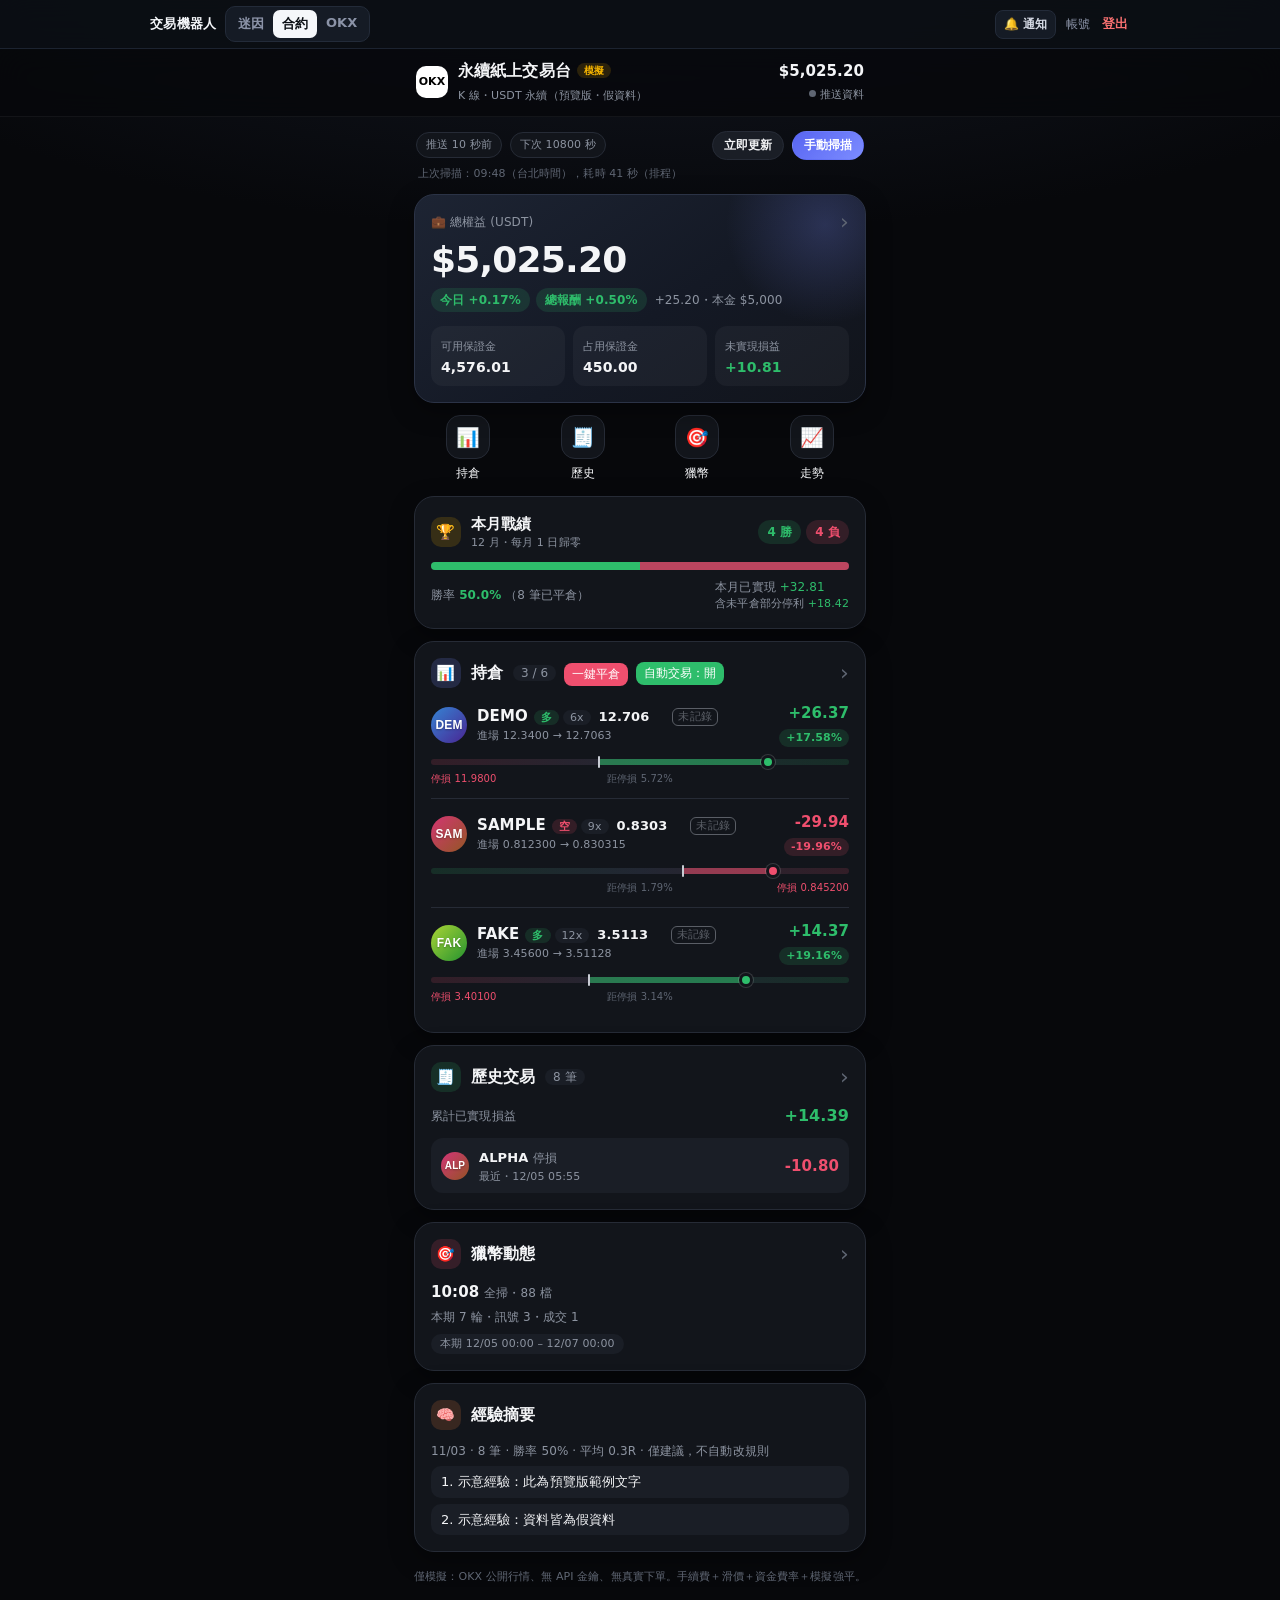
<file: perp/index.html>
<!doctype html><html lang=zh-Hant><head><script>
(function(){
var NOW=Date.now(),H=3600e3,MIN=60e3,RCV=Math.floor(NOW/1000)-8;
function toast(t){var d=document.getElementById('pvt');if(!d){d=document.createElement('div');d.id='pvt';d.style.cssText='position:fixed;left:50%;bottom:28px;transform:translateX(-50%);z-index:200000;background:rgba(20,24,33,.96);color:#fff;border:1px solid #2b3346;padding:10px 18px;border-radius:999px;font-size:14px;font-weight:600;box-shadow:0 8px 24px rgba(0,0,0,.5);transition:opacity .2s;pointer-events:none';document.body.appendChild(d)}d.textContent=t||'預覽版不能操作';d.style.opacity='1';clearTimeout(toast.t);toast.t=setTimeout(function(){d.style.opacity='0'},1600)}
window.PVT=toast;
var O=[
 {id:101,inst_id:'DEMO-USDT-SWAP',side:'long',lev:6,entry:12.34,mark:12.71,stop:11.98,liq:10.52,margin:150,qty:72,qty_open:72,r_dist:0.36,tp1_done:false,opened_at:NOW-5*H,cl_ord_id:'preview0001',realized:0},
 {id:102,inst_id:'SAMPLE-USDT-SWAP',side:'short',lev:9,entry:0.8123,mark:0.8301,stop:0.8452,liq:0.9012,margin:150,qty:1662,qty_open:1662,r_dist:0.0329,tp1_done:false,opened_at:NOW-2.5*H,cl_ord_id:'preview0002',realized:0},
 {id:103,inst_id:'FAKE-USDT-SWAP',side:'long',lev:12,entry:3.456,mark:3.512,stop:3.401,liq:3.198,margin:150,qty:520,qty_open:260,r_dist:0.061,tp1_done:true,opened_at:NOW-9*H,cl_ord_id:'preview0003',realized:18.42}];
O.forEach(function(p){p.upnl=(p.mark-p.entry)*p.qty_open*(p.side=='long'?1:-1);p.tgt=p.entry+(p.side=='long'?1:-1)*p.r_dist*1.5});
var CO=['ALPHA','BETA','GAMMA','DELTA','OMEGA','ZETA','THETA','KAPPA'],KD=['stop','trail_ma','opposite','manual','tp1t','stop','manual','opposite'];
var TR=CO.map(function(c,i){var sd=i%3?'long':'short',en=+(1+i*0.731).toFixed(4),ex=+(en*(1+((i%2?1:-1)*(0.012+i*0.004))*(sd=='long'?1:-1))).toFixed(4),q=+(900/en).toFixed(1),pn=(ex-en)*q*(sd=='long'?1:-1);return{inst_id:c+'-USDT-SWAP',side:sd,kind:KD[i],pnl:+pn.toFixed(2),ts:NOW-(i+1)*4.3*H,entry:en,exit_px:ex,qty:q,lev:[6,9,12][i%3]}});
var CL=TR.map(function(t,i){return{status:'closed',closed_at:t.ts,realized:t.pnl+0.4,entry_fee:0.4,inst_id:t.inst_id,entry:t.entry,lev:t.lev}});
var RZ=TR.reduce(function(a,t){return a+t.pnl},0),SB=5000,U=O.reduce(function(a,p){return a+p.upnl},0),BAL=SB+RZ;
var EH=[];for(var i=0;i<60;i++)EH.push([Math.floor((NOW-(60-i)*1.2*H)/1000),+(SB+RZ*i/59+Math.sin(i/4)*22).toFixed(2)]);
function iso(t){return new Date(t).toISOString()}
var CY=[];for(var j=0;j<7;j++){var sg=j%2?[{inst_id:CO[j]+'-USDT-SWAP',side:j%3?'long':'short',kind:'完整訊號',status:j==1?'filled':'rejected',note:'示意拒單'}]:[];CY.push({started:iso(NOW-j*47*MIN-5*MIN),mode:j==3?'held_only':'full',reason:j==3?'positions_full':'',scanned:j==3?3:88,failed:0,error:null,signals:sg})}
window.FAKE={equity:BAL+U,balance:BAL,starting_balance:SB,unrealized:U,used_margin:450,free_margin:BAL+U-450,max_positions:6,open:O,closed:CL,open_partials:[{ts:NOW-3*H,net:18.42}],trades:TR,fills:[],signals:[],events:[],cycles:CY,last_cycle:CY[0],equity_history:EH};
var ST={csrf:'preview',auto_trade:true,exit_rules_enabled:false,fixed_margin:150,strengths:['strong','medium'],gexit:{},
 params:[{k:'demo.a',label:'示意參數 A',value:0.5,mul:100,min:0,max:5},{k:'demo.b',label:'示意參數 B',value:1.5,mul:1,min:0.5,max:9},{k:'demo.c',label:'示意參數 C',value:6,mul:1,min:1,max:12}],
 log:[{ts:'11/01 09:30',label:'示意參數 A',old:0.3,new:0.5},{ts:'11/02 14:05',label:'只做哪些強度',old:['strong'],new:['strong','medium']}],
 positions:O.map(function(p){return Object.assign({},p,{tp:null,alerts:p.id==101?[{id:1,kind:'price',dir:1,value:13.5}]:[]})})};
function detail(inst,ts){var t=TR.find(function(x){return x.inst_id==inst&&x.ts==ts})||TR[0],L=t.side=='long'?1:-1,r=Math.abs(t.entry*0.018);
 return{pos:{id:900+TR.indexOf(t),inst_id:t.inst_id,side:t.side,lev:t.lev,margin:150,qty:t.qty,contracts:Math.round(t.qty),liq:+(t.entry*(1-L*0.09)).toFixed(4),entry:t.entry,opened_at:t.ts-3*H,closed_at:t.ts,stop:+(t.entry-L*r).toFixed(4),r_dist:r,status:'closed',exit_reason:t.kind,tp1_done:false,tp25_done:false},
 signal:{stage:'示意階段',ma_state:'多頭排列（示意）',macd_state:'金叉（示意）',support:+(t.entry*0.97).toFixed(4),resistance:+(t.entry*1.04).toFixed(4),confirm_close:t.entry,divergence:'none',strength:'medium',last_signal:'示意訊號',rules:'preview'},
 approved:{stop:+(t.entry-L*r).toFixed(4),note:'示意核准'},entry_fill:{ts:t.ts-3*H,px:t.entry},exits:[{ts:t.ts,px:t.exit_px,kind:t.kind,qty:t.qty,pnl:t.pnl}],row:{kind:t.kind,px:t.exit_px,pnl:t.pnl},
 mfe:{px:+(t.entry*(1+L*0.03)).toFixed(4),roe:4.2,ts:t.ts-H,bar:'示意'},stop_moves:[],gross:t.pnl+0.8,fees:0.8,funding:0,net:t.pnl,exit_events:[{msg:'示意出場紀錄'}]}}
function J(o,s){return Promise.resolve(new Response(JSON.stringify(o),{status:s||200,headers:{'Content-Type':'application/json'}}))}
var MK={};O.forEach(function(p){MK[p.inst_id]=p.mark});
function wig(){for(var k in MK)MK[k]=+(MK[k]*(1+(Math.random()-.5)*0.0006)).toPrecision(6)}
window.fetch=function(u,o){u=String(u);var post=o&&o.method&&o.method!='GET';
 if(post){toast();return J({ok:false,err:'預覽版不能操作'})}
 if(u.indexOf('/perp-dash/ctl/state')>=0)return J(ST);
 if(u.indexOf('/perp-dash/api/part')>=0||u.indexOf('/perp-dash/api/data')>=0)return J({received:RCV,data:Object.assign({},FAKE,{learning:{date:'11/03',overall:{n:8,win_rate:50,avg_R:0.3},top:['示意經驗：此為預覽版範例文字','示意經驗：資料皆為假資料']}})});
 if(u.indexOf('/perp-dash/api/px')>=0){wig();return J({h:1,v:RCV,t:Date.now()/1000,p:Object.keys(MK).map(function(k,i){return[i,k,MK[k]]})})}
 if(u.indexOf('/perp-dash/api/trade')>=0){var q=new URL(u,'http://x').searchParams;return J(detail(q.get('inst'),+q.get('ts')))}
 if(u.indexOf('/perp-dash/api/scan')>=0)return J({running:false,cooldown:0,last_started:Math.floor(NOW/1000)-1500,last_secs:41,last_source:'schedule'});
 if(u.indexOf('okx.com/api/v5/market/ticker')>=0){var i=decodeURIComponent(u.split('instId=')[1]||'');wig();return J({code:'0',data:[{last:String(MK[i]||1)}]})}
 return J({ok:false,err:'預覽版'},404)};
window.confirm=function(){toast();return false};window.prompt=function(){toast();return null};window.alert=function(){toast()};
var NAV=/^(CT\.gx|CT\.sg|go\(|MO=|history|document\.getElementById\('tdm'\))/;
document.addEventListener('click',function(ev){var b=ev.target.closest&&ev.target.closest('button,a');if(!b)return;
 var oc=(b.getAttribute('onclick')||'').trim(),hr=b.getAttribute('href')||'';
 if(b.dataset.pvnav)return;
 if(b.tagName=='A'&&!oc&&(hr.charAt(0)=='#'||hr.indexOf('javascript:')!=0&&b.closest('.qa')))return;
 if(oc&&NAV.test(oc))return;if(b.classList.contains('bk')||b.classList.contains('x'))return;
 if(b.closest('#pvbar'))return;
 if(b.tagName=='A'&&b.closest('.seg')&&b.classList.contains('on')){ev.preventDefault();return}
 ev.preventDefault();ev.stopImmediatePropagation();toast()},true);
})();

</script><meta charset=utf-8><link rel=icon type=image/png sizes=48x48 href='../favicon.png'><link rel=icon type=image/png sizes=192x192 href='../icon-192.png'><link rel=apple-touch-icon sizes=180x180 href='../apple-touch-icon.png'><link rel=manifest href='../manifest.webmanifest'><meta name=viewport content="width=device-width,initial-scale=1,viewport-fit=cover"><meta name=theme-color content="#000000"><title>[預覽] 交易機器人</title><meta name=apple-mobile-web-app-title content='交易機器人'><meta name=application-name content='交易機器人'>
<style>:root{--bg:#07080b;--c1:#12151b;--c2:#1a1e26;--c3:#222733;--ln:#262b36;--tx:#f4f5f7;--mu:#8d94a1;--mu2:#5f6673;--g:#2ebd6b;--r:#ef4f6e;--gb:rgba(46,189,107,.15);--rb:rgba(239,79,110,.15);--y:#f5b400;--ac:#7c8cff}
*{box-sizing:border-box;-webkit-tap-highlight-color:transparent}html{background:#07080b}html,body{overflow-x:hidden}body{margin:0;background:radial-gradient(120% 60% at 50% -10%,#151a26 0,var(--bg) 60%) fixed;color:var(--tx);font:15px/1.5 -apple-system,BlinkMacSystemFont,"PingFang TC","Noto Sans TC","Microsoft JhengHei",system-ui,sans-serif;letter-spacing:.1px}
.n,b,.num{font-variant-numeric:tabular-nums}.up{color:var(--g)}.dn{color:var(--r)}.nu{color:var(--mu)}.mu{color:var(--mu);font-size:12px}.ok{color:var(--g)}
.top{position:sticky;top:0;z-index:5;background:rgba(7,8,11,.82);backdrop-filter:blur(14px);-webkit-backdrop-filter:blur(14px);border-bottom:1px solid rgba(255,255,255,.05)}
.tb{max-width:480px;margin:0 auto;padding:10px 16px;display:flex;align-items:center;gap:10px}.logo{width:32px;height:32px;border-radius:10px;background:#fff;color:#000;display:grid;place-items:center;font-weight:900;font-size:11px;flex:none}
.tt{min-width:0}.tt h1{font-size:16px;margin:0;font-weight:700;white-space:nowrap}.tt small{color:var(--mu);font-size:11px;white-space:nowrap}.badge{background:rgba(245,180,0,.15);color:var(--y);font-size:10px;font-weight:700;padding:2px 7px;border-radius:999px;margin-left:6px;vertical-align:2px}
.teq{margin-left:auto;text-align:right;flex:none}.teq b{display:block;font-size:15px}.dot{display:inline-block;width:7px;height:7px;border-radius:50%;background:var(--mu2);margin-right:4px;vertical-align:1px}.dot.on{background:var(--g);box-shadow:0 0 0 0 rgba(46,189,107,.6);animation:pl 1.6s infinite}@keyframes pl{70%{box-shadow:0 0 0 6px rgba(46,189,107,0)}100%{box-shadow:0 0 0 0 rgba(46,189,107,0)}}#lv{font-size:11px;color:var(--mu);white-space:nowrap}
.wrap{max-width:480px;margin:0 auto;padding:12px 14px 72px}
.fz{display:flex;flex-wrap:wrap;gap:6px 8px;align-items:center;font-size:12px;color:var(--mu);margin:2px 2px 12px}.fz>span:not(#mss){white-space:nowrap;background:var(--c1);border:1px solid var(--ln);border-radius:999px;padding:4px 9px;font-size:11px}.fz #fnx{margin-right:auto}.late #fage{color:var(--r);border-color:rgba(239,79,110,.4)}
#rb,#msb{background:var(--c2);color:var(--tx);border:1px solid var(--ln);border-radius:999px;padding:5px 11px;font-size:12px;font-weight:600;white-space:nowrap;margin-left:0!important;font-family:inherit}#msb{background:linear-gradient(135deg,#5865f2,#7c8cff);border-color:transparent;color:#fff}#rb:disabled,#msb:disabled{opacity:.5}
#mss{order:9;flex-basis:100%;margin-left:2px!important;font-size:11px!important;color:var(--mu2);white-space:nowrap;overflow:hidden;text-overflow:ellipsis}#mss:empty{display:none}
.card{background:var(--c1);border:1px solid var(--ln);border-radius:20px;padding:16px;margin-bottom:12px;box-shadow:0 8px 24px rgba(0,0,0,.35)}.ck{cursor:pointer;transition:transform .12s,background .12s}.ck:active{transform:scale(.985);background:var(--c2)}
.hero{background:linear-gradient(145deg,#1d2433 0,#141925 55%,#11141b 100%);border-color:#2b3346;position:relative;overflow:hidden}.hero:before{content:"";position:absolute;right:-60px;top:-70px;width:200px;height:200px;border-radius:50%;background:radial-gradient(circle,rgba(124,140,255,.22),transparent 70%)}
.sh{display:flex;align-items:center;gap:10px;margin-bottom:12px;position:relative}.ic{width:30px;height:30px;border-radius:10px;display:grid;place-items:center;background:var(--c3);font-size:15px;flex:none}.i1{background:rgba(124,140,255,.18)}.i2{background:rgba(46,189,107,.16)}.i3{background:rgba(245,180,0,.16)}.i4{background:rgba(239,79,110,.16)}.sh h2{font-size:16px;margin:0;font-weight:700}.sh .ar{margin-left:auto;color:var(--mu2);font-size:22px;line-height:1}.sh .cnt{color:var(--mu);font-size:12px;font-weight:500;background:var(--c2);border-radius:999px;padding:1px 8px;margin-left:4px;vertical-align:1px}
.lb{color:var(--mu);font-size:12px}.weq{font-size:36px;font-weight:800;letter-spacing:-.8px;margin:0 0 8px;overflow-wrap:anywhere;line-height:1.15}.pill{display:inline-block;padding:3px 9px;border-radius:999px;font-size:12px;font-weight:700;white-space:nowrap}.pill.up{background:var(--gb)}.pill.dn{background:var(--rb)}.pill.nu{background:var(--c2)}
.chips{display:flex;flex-wrap:wrap;gap:6px;align-items:center;position:relative}.chips .mu{margin-left:2px}
.ms{display:grid;grid-template-columns:repeat(3,minmax(0,1fr));gap:8px;margin-top:14px;position:relative}.ms div{background:rgba(255,255,255,.04);border-radius:12px;padding:8px 10px;min-width:0}.ms>div>span{font-size:11px;color:var(--mu);white-space:nowrap}.ms b{display:block;font-size:14px;font-weight:700;overflow-wrap:anywhere}
.qa{display:grid;grid-template-columns:repeat(4,1fr);gap:6px;margin:4px 0 14px}.qa a{display:flex;flex-direction:column;align-items:center;gap:5px;color:var(--tx);text-decoration:none;font-size:12px;cursor:pointer}.qa a i{font-style:normal;width:44px;height:44px;border-radius:14px;display:grid;place-items:center;font-size:19px;background:var(--c1);border:1px solid var(--ln)}
.wr{display:grid;grid-template-columns:repeat(auto-fit,minmax(0,1fr));gap:8px;margin-top:14px;padding-top:12px;border-top:1px solid var(--ln)}.wr div{min-width:0}.wr b{display:block;font-size:15px;font-weight:700;overflow-wrap:anywhere}.wr small{font-size:11px}
.wg{display:grid;grid-template-columns:1fr 1fr;gap:8px;margin-top:14px}.wg div{background:var(--c2);border-radius:12px;padding:10px 12px;min-width:0}.wg b{display:block;font-size:15px;font-weight:700;margin-top:2px;overflow-wrap:anywhere}.wg .wide{grid-column:1/-1}
.wg .bar,.bar{height:6px;padding:0;background:var(--c3);border-radius:3px;margin-top:6px;overflow:hidden}.bar i{display:block;height:100%;border-radius:3px}
.pr{padding:12px 0;border-top:1px solid var(--ln)}.pr:first-of-type{border:0;padding-top:2px}.pr.cl{cursor:pointer}.r2{display:flex;justify-content:space-between;align-items:center;gap:8px;min-width:0}.r2>span{min-width:0}.cn{font-weight:700;font-size:15px}
.co{display:flex;align-items:center;gap:10px;min-width:0}.av{width:36px;height:36px;border-radius:50%;display:grid;place-items:center;font-weight:700;font-size:12px;color:#fff;flex:none;font-family:-apple-system,"Helvetica Neue",Arial,sans-serif;text-shadow:0 1px 2px rgba(0,0,0,.3)}.av.sm{width:28px;height:28px;font-size:10px}.co .sub{font-size:11px;color:var(--mu);white-space:nowrap}
.tag{font-size:11px;font-weight:700;padding:1px 7px;border-radius:999px;margin-left:6px}.L{background:var(--gb);color:var(--g)}.S{background:var(--rb);color:var(--r)}.lev{font-size:11px;color:var(--mu);background:var(--c2);padding:1px 7px;border-radius:999px;margin-left:4px}
.pv{text-align:right;flex:none}.pv b{display:block;font-size:15px;font-weight:700}.pv small{font-size:11px;font-weight:700;padding:1px 7px;border-radius:999px;display:inline-block;margin-top:2px}.pv small.up{background:var(--gb)}.pv small.dn{background:var(--rb)}
.rng{position:relative;height:6px;border-radius:3px;margin:12px 0 6px}.rng .e{position:absolute;top:-3px;width:2px;height:12px;background:#c8ccd4;border-radius:1px}.rng .m{position:absolute;top:-4px;width:14px;height:14px;margin-left:-7px;border-radius:50%;border:3px solid var(--c1);box-shadow:0 0 0 1px rgba(255,255,255,.15)}
.rl{display:flex;justify-content:space-between;font-size:10px;color:var(--mu2);white-space:nowrap;gap:6px}.rl .s{color:var(--r)}.rl .t{color:var(--g)}
.kv{display:grid;grid-template-columns:1fr 1fr;gap:8px}.kv div{background:var(--c2);border-radius:12px;padding:9px 12px;min-width:0}.kv>div>span{color:var(--mu);font-size:11px}.kv b{display:block;font-size:14px;font-weight:600;overflow-wrap:anywhere}
.kg{display:grid;grid-template-columns:1fr 1fr;gap:8px;margin-top:14px}.kg div{background:var(--c2);border-radius:14px;padding:11px 12px;min-width:0;border-left:3px solid var(--c3)}.kg>div>span{color:var(--mu);font-size:12px}.kg b{display:block;font-size:17px;font-weight:700;overflow-wrap:anywhere}.kg .ks{border-left-color:var(--r)}.kg .kl{border-left-color:#ff8a3d}.kg .km{border-left-color:var(--ac)}
.ph{background:linear-gradient(145deg,#1b2131,#141823);border-radius:16px;padding:14px;margin-top:4px}
.more{margin-top:12px}.more>button{width:100%;background:none;border:1px dashed var(--ln);color:var(--mu);border-radius:12px;padding:8px;font:inherit;font-size:13px;cursor:pointer}.more>button:after{content:" ▾"}.more.op>button:after{content:" ▴"}.more .kv{display:none;margin-top:8px}.more.op .kv{display:grid}.more .kv b{font-size:13px;color:#cfd3da}
.cyh{display:flex;justify-content:space-between;gap:8px;font-size:12px;color:var(--mu);padding:10px 0 6px;border-top:1px solid var(--ln)}.cyh:first-of-type{border:0}.sr{display:flex;flex-wrap:wrap;justify-content:space-between;gap:6px;font-size:12px;padding:7px 10px;margin:4px 0;background:var(--c2);border-radius:10px}.rj{color:var(--mu);text-align:right;overflow-wrap:anywhere}
.win{display:inline-block;font-size:11px;color:var(--mu);background:var(--c2);border-radius:999px;padding:2px 9px;margin-top:8px}
.wl{display:flex;height:8px;border-radius:4px;overflow:hidden;background:var(--c3);margin-top:10px}.wl i{display:block;height:100%}
svg{width:100%;height:120px;display:block;margin-top:12px}
.bk{position:sticky;top:53px;z-index:4;display:flex;align-items:center;gap:6px;background:linear-gradient(var(--bg) 70%,transparent);border:0;color:var(--tx);font-size:15px;font-weight:600;padding:8px 2px;width:100%;cursor:pointer;font-family:inherit}.bk span{font-size:22px;line-height:1}
#det .card{animation:sl .22s ease-out}#home{animation:fd .2s}@keyframes sl{from{opacity:0;transform:translateX(24px)}to{opacity:1;transform:none}}@keyframes fd{from{opacity:0}to{opacity:1}}
#c_lrn>div[style]{background:var(--c2);border-radius:10px;padding:6px 10px;margin-top:6px!important;line-height:1.5}#c_lrn .sh .ic{background:rgba(255,138,61,.16)}
body>div[style*="fixed"]{right:12px!important;bottom:14px!important;background:linear-gradient(135deg,#1d2433,#12151b)!important;border:1px solid #2f3850!important;border-radius:999px!important;padding:7px 14px!important;box-shadow:0 6px 18px rgba(0,0,0,.5)}body>div[style*="fixed"] a{color:#c7cdff;text-decoration:none;font-weight:600}body>div[style*="fixed"] a:before{content:"🔑 "}
.ft{text-align:center;color:var(--mu2);font-size:11px;margin-top:16px;line-height:1.6}
</style><meta name=apple-mobile-web-app-capable content=yes><meta name=mobile-web-app-capable content=yes><meta name=theme-color content='#0b0f14'><style>
#tnav{position:fixed;top:0;left:0;right:0;z-index:100000;padding:env(safe-area-inset-top) max(10px,env(safe-area-inset-right)) 0 max(10px,env(safe-area-inset-left));background:rgba(11,15,20,.92);-webkit-backdrop-filter:blur(14px);backdrop-filter:blur(14px);border-bottom:1px solid #1c2330;font:14px -apple-system,system-ui,sans-serif}
#tnav .in{height:48px;display:flex;align-items:center;gap:8px;max-width:980px;margin:0 auto}
#tnav .seg{display:flex;background:#151b25;border:1px solid #232b39;border-radius:10px;padding:3px}
#tnav .seg a{color:#8b93a7;text-decoration:none;font-weight:600;padding:5px 13px;border-radius:7px;font-size:14px}
#tnav .seg a.on{background:#f5f7fa;color:#0b0f14}
#tnav a:before,#tnav button:before{content:none!important}
#tnav .sp{flex:1}
#tnav_r{display:flex;align-items:center;gap:6px}
#tnav_r button{padding:5px 10px!important;font-size:12px!important;border-radius:8px!important;box-shadow:none!important;background:#151b25!important;color:#d6dbe6!important;border:1px solid #232b39!important;font-weight:600!important;white-space:nowrap}
#tnav_r a{color:#8b93a7!important;font-size:12px!important;text-decoration:none}
#tnav .lo{color:#f87171;text-decoration:none;font-size:13px;font-weight:600;padding:5px 2px 5px 6px;white-space:nowrap}
html{scroll-padding-top:calc(52px + env(safe-area-inset-top))}
body{padding-top:calc(49px + env(safe-area-inset-top))!important}
.hd{top:calc(49px + env(safe-area-inset-top))!important}
.top{position:relative!important;top:0!important;padding-top:0!important}
</style><style>#tnav .br{color:#f5f7fa;font-weight:700;font-size:13px;letter-spacing:.3px;white-space:nowrap;margin-right:2px}#tnav .seg a{padding:5px 9px;font-size:13px;white-space:nowrap}#tnav .in{gap:6px}#tnav_r a{white-space:nowrap}#tnav_r button{padding:5px 8px!important}@media(max-width:360px){#tnav .br{display:none}}</style><style id=nfx46>@media(max-width:560px){#tnav{padding-left:max(6px,env(safe-area-inset-left))!important;padding-right:max(6px,env(safe-area-inset-right))!important;font-size:13px!important}
#tnav .in{gap:4px!important;min-width:0;overflow:hidden;flex-wrap:nowrap!important}
#tnav .in>*{flex-shrink:0;min-width:0}
#tnav .in>:not(.seg):not(.sp):not(#tnav_r):not(.lo){flex-shrink:1!important;overflow:hidden;text-overflow:ellipsis;white-space:nowrap;font-size:13px!important}
#tnav .seg{padding:2px!important}#tnav .seg a{padding:4px 7px!important;font-size:13px!important;white-space:nowrap}
#tnav .sp{flex:1 1 0!important;min-width:0!important}
#tnav_r{gap:3px!important;flex-shrink:0;min-width:0}#tnav_r>*{flex-shrink:0}
#tnav_r button{padding:4px 7px!important;font-size:12px!important;white-space:nowrap}#tnav_r button.nfi{padding:4px 6px!important;min-width:28px}
#tnav .lo{flex-shrink:0!important}
#tnav_r a{font-size:12px!important;padding:4px 2px!important;white-space:nowrap}
#tnav .lo{font-size:12px!important;padding:4px 0 4px 4px!important}}
@media(max-width:350px){#tnav .seg a{padding:4px 5px!important;font-size:12px!important}}</style>
<script>(function(){function f(){var n=document.getElementById('tnav');if(!n||innerWidth>560)return;var i=n.querySelector('.in');if(!i)return;
function ov(){return i.scrollWidth>i.clientWidth+1||n.querySelector('.lo').getBoundingClientRect().right>innerWidth}
function sh(all){n.querySelectorAll('#tnav_r button').forEach(function(b){var t=b.textContent.replace(/\s+/g,' ').trim(),o=b.getAttribute('data-nf')||t;
if(t==='關閉'){b.setAttribute('data-nf',o);b.title='關閉通知';b.setAttribute('aria-label','關閉通知');b.textContent='✕';b.classList.add('nfi')}
else if(t.indexOf('🔔')===0&&t!=='🔔'&&(all||!/開啟|通知$/.test(t))){b.setAttribute('data-nf',o);b.title=o;b.setAttribute('aria-label',o);b.textContent='🔔';b.classList.add('nfi')}})}
[].forEach.call(i.children,function(c){if(c.getAttribute('data-nfh')){c.style.display='';c.removeAttribute('data-nfh')}});
sh(0);if(ov())sh(1);if(ov())[].forEach.call(i.children,function(c){if(!c.matches('.seg,.sp,#tnav_r,.lo')){c.style.display='none';c.setAttribute('data-nfh','1')}})}
function go(){f();var n=document.getElementById('tnav'),r=document.getElementById('tnav_r');if(r&&window.MutationObserver)new MutationObserver(function(){clearTimeout(go.t);go.t=setTimeout(f,30)}).observe(r,{childList:true,subtree:true,characterData:true});addEventListener('resize',function(){clearTimeout(go.t);go.t=setTimeout(f,60)})}
if(document.readyState=='loading')document.addEventListener('DOMContentLoaded',go);else go()})()</script></head><body><nav id=tnav><div class=in><span class=br>交易機器人</span><div class=seg><a href='../meme/' data-pvnav=1>迷因</a><a href='#' data-pvnav=1 class=on>合約</a><a href='#okx' data-pvnav=1>OKX</a></div><div class=sp></div><div id=tnav_r></div><a class=lo href='/perp-dash/logout'>登出</a></div></nav>
<div class=top><div class=tb><div class=logo>OKX</div><div class=tt><h1>永續紙上交易台<span class=badge>模擬</span></h1><small>K 線・USDT 永續（預覽版・假資料）</small></div><div class=teq><b id=heq>—</b><span id=lv><span class=dot></span>推送</span></div></div></div>
<div class=wrap>
<div class=fz id=fz><span id=fage>載入中…</span><span id=fnx></span><button id=rb onclick=RB()>立即更新</button></div>
<div id=home>
<div class="card ck hero" onclick="go('ov')"><div class=sh style="margin-bottom:6px"><span class=lb>💼 總權益 (USDT)</span><span class=ar>›</span></div><div id=c_w></div></div>
<div class=qa><a onclick="go('pos')"><i>📊</i>持倉</a><a onclick="go('tr')"><i>🧾</i>歷史</a><a onclick="go('cy')"><i>🎯</i>獵幣</a><a onclick="go('ov')"><i>📈</i>走勢</a></div>
<div class=card><div class=r2><span class=co><span class="ic i3">🏆</span><span><b style="font-size:15px">本月戰績</b><div class=sub id=c_mm></div></span></span><span id=c_wl class=n>—</span></div><div class=wl><i id=c_wb style="width:0;background:var(--g)"></i><i id=c_wb2 style="flex:1;background:var(--r);opacity:.75"></i></div><div class=r2 style="margin-top:8px"><span class=mu id=c_wr>勝率 —</span><span class=mu id=c_wp></span></div></div>
<div class="card ck" onclick="go('pos')"><div class=sh><div class="ic i1">📊</div><h2>持倉 <span class=cnt id=c_pn></span></h2><span class=ar>›</span></div><div id=c_pl></div></div>
<div class="card ck" onclick="go('tr')"><div class=sh><div class="ic i2">🧾</div><h2>歷史交易 <span class=cnt id=c_tn></span></h2><span class=ar>›</span></div><div id=c_tr></div></div>
<div class="card ck" onclick="go('cy')"><div class=sh><div class="ic i4">🎯</div><h2>獵幣動態</h2><span class=ar>›</span></div><div id=c_cy></div></div>
</div>
<div id=det style="display:none"><button class=bk onclick="history.length>1?history.back():go('')"><span>‹</span>返回總覽</button><div class=card id=dv></div></div>
<p class=ft>僅模擬：OKX 公開行情、無 API 金鑰、無真實下單。手續費＋滑價＋資金費率＋模擬強平。</p></div>
<script>
const $=i=>document.getElementById(i);let PT=0,NX=Date.now()+30000,BZ=0,D=null,D0=null,LM={},LT=0,LB=0;
const f=(v,d=2)=>v==null||isNaN(v)?'—':Number(v).toLocaleString('en-US',{minimumFractionDigits:d,maximumFractionDigits:d});
const px=v=>v==null?'—':Number(v).toPrecision(6);const sg=v=>v==null||isNaN(v)?'nu':v>=0?'up':'dn';const sn=v=>v>=0?'+':'';
const tm=ms=>ms?new Date(ms).toLocaleString('zh-TW',{timeZone:'Asia/Taipei',hour12:false,month:'2-digit',day:'2-digit',hour:'2-digit',minute:'2-digit'}):'—';
const HM=t=>new Date(t).toLocaleTimeString('zh-TW',{timeZone:'Asia/Taipei',hour12:false,hour:'2-digit',minute:'2-digit'});
const SD=s=>s=='long'?'<span class="tag L">多</span>':s=='short'?'<span class="tag S">空</span>':'<span class=mu>—</span>';
const RS={stop:'停損',tp1:'目標 平一半',tp1t:'目標 平一半',mac:'收盤反穿 均線',opposite:'反向完整訊號',liquidation:'模擬強平',entry:'開倉',funding:'資金費',trail_ma:'均線 追蹤出場',manual:'手動平倉','目標 停利平一半，餘倉保本':'目標 停利平一半，餘倉保本','目標 停利全平':'目標 停利全平',reconciled:'帳本對帳平倉'};
const ST={pending:'待成交',filled:'已成交',rejected:'拒絕',expired:'過期',blocked:'擋單'};
const N=s=>s.replace('-USDT-SWAP','');const P=v=>isFinite(v)?`<span class="${sg(v)}">${sn(v)}${f(v)}%</span>`:'<span class=mu>—</span>';
const A=v=>`<span class=${sg(v)}>${sn(v)}${f(v)}</span>`;const MV=(sd,a,b)=>(b/a-1)*100*(sd=='long'?1:-1);
const ROE=p=>p.upnl/(p.margin*p.qty_open/p.qty)*100;const LV=t=>{const m=[...D.open,...(D.closed||[])].find(p=>p.inst_id==t.inst_id&&Math.abs(p.entry/t.entry-1)<1e-9);return m&&m.lev};
const MD=(m,r)=>(m=='held_only'?'只盯持倉':'全掃')+(r=='positions_full'?'（持倉已滿）':r=='margin_short'?'（保證金不足）':'');
const OC=s=>s.status=='filled'?'<span class=ok>成交</span>':s.status=='pending'?'待成交':s.status?(s.note||ST[s.status]||s.status).replace(/^Risk核准.*/,'核准'):'—';
const CYS=()=>(D.cycles||[]).slice().sort((a,b)=>a.started<b.started?1:-1);
const WA=Date.parse('2026-11-01T00:00:00+08:00'),WW=172800000;const WIN=()=>{const a=WA+Math.floor((Date.now()-WA)/WW)*WW;return[a,a+WW]};
const WF=t=>{const x=new Date(t+288e5),p=n=>String(n).padStart(2,'0');return p(x.getUTCMonth()+1)+'/'+p(x.getUTCDate())+' '+p(x.getUTCHours())+':'+p(x.getUTCMinutes())};
const WL=()=>{const[a,b]=WIN();return '本期 '+WF(a)+' – '+WF(b)};
const CYW=()=>{const[a,b]=WIN();return CYS().filter(c=>{const t=Date.parse(c.started);return t>=a&&t<b})};
const AV=(s,c)=>{const n=N(s),h=[...n].reduce((a,x)=>(a*31+x.charCodeAt(0))%3600,7)%360;return `<span class="av${c?' '+c:''}" style="background:linear-gradient(135deg,hsl(${h},65%,52%),hsl(${(h+50)%360},60%,36%))">${n.slice(0,n.length>4?3:4).slice(0,3)}</span>`};let MO=0;
const CP=v=>isFinite(v)?`<span class="pill ${sg(v)} n">${sn(v)}${f(v)}%</span>`:'<span class="pill nu">—</span>';
const KV=(k,v)=>`<div><span>${k}</span><b>${v}</b></div>`;
const TD=d=>{const h=d.equity_history||[];if(!h.length)return null;const ds=new Date().toLocaleDateString('en-CA',{timeZone:'Asia/Taipei'}),m0=Date.parse(ds+'T00:00:00+08:00')/1000;let b=null;for(const x of h)if(x[0]<=m0)b=x[1];if(b==null&&h[0][0]>m0&&Math.abs(h[0][1]-d.starting_balance)<1e-6)b=h[0][1];if(b==null)return null;const c=d.equity-b;return{c,p:c/b*100}};
const WH=d=>{const s0=d.starting_balance,ch=d.equity-s0,t=TD(d);return `<div class="weq n">&#36;${f(d.equity)}</div><div class=chips>${t?`<span class="pill ${sg(t.c)} n">今日 ${sn(t.c)}${f(t.p)}%</span>`:''}<span class="pill ${sg(ch)} n">總報酬 ${sn(ch)}${f(ch/s0*100)}%</span><span class=mu>${sn(ch)}${f(ch)}・本金 &#36;${f(s0,0)}</span></div>`};
const WM=d=>`<div class=ms><div><span>可用保證金</span><b>${f(d.free_margin)}</b></div><div><span>占用保證金</span><b>${f(d.used_margin)}</b></div><div><span>未實現損益</span><b>${A(d.unrealized)}</b></div></div>`;
const WR=d=>{const t=TD(d),RZ=d.balance-d.starting_balance;return `<div class=wr>${t?`<div><span class=lb>今日損益</span><b>${A(t.c)}</b><small class=${sg(t.c)}>${sn(t.c)}${f(t.p)}%</small></div>`:''}<div><span class=lb>未實現損益</span><b>${A(d.unrealized)}</b></div><div><span class=lb>已實現損益</span><b>${A(RZ)}</b></div></div>`};
const WG=d=>{const c0=CYS()[0],ur=d.equity>0?d.used_margin/d.equity*100:null;return `<div class=wg><div><span class=lb>可用保證金</span><b>${f(d.free_margin)}</b></div><div><span class=lb>占用保證金</span><b>${f(d.used_margin)}</b></div><div><span class=lb>保證金使用率</span><b>${f(ur)}%</b><div class=bar><i style="width:${Math.min(100,ur||0)}%;background:${ur>80?'var(--r)':ur>60?'var(--y)':'var(--g)'}"></i></div></div><div><span class=lb>持倉數</span><b>${d.open.length} / ${d.max_positions||6}</b></div>${c0?`<div class=wide><span class=lb>模式</span><b>${MD(c0.mode,c0.reason)}</b></div>`:''}</div>`};
function RNG(p){const s=p.side=='long'?1:-1,tp=p.entry+1.5*p.r_dist*s,lo=Math.min(p.stop,tp),hi=Math.max(p.stop,tp),w=hi-lo||1,q=v=>Math.max(0,Math.min(100,(v-lo)/w*100)),ds=Math.abs(p.mark-p.stop)/p.mark*100;
const L1=s>0?'<span class=s>停損 '+px(p.stop)+'</span>':'<span class=t>目標 '+px(tp)+'</span>',L2=s>0?'<span class=t>目標 '+px(tp)+'</span>':'<span class=s>停損 '+px(p.stop)+'</span>',a=q(p.entry),b=q(p.mark),c=p.upnl>=0?'var(--g)':'var(--r)';
return `<div class=rng style="background:linear-gradient(90deg,${s>0?'var(--rb),var(--c3) 50%,var(--gb)':'var(--gb),var(--c3) 50%,var(--rb)'})"><i style="position:absolute;top:0;height:100%;left:${Math.min(a,b)}%;width:${Math.abs(b-a)}%;background:${c};opacity:.55;border-radius:3px"></i><i class=e style="left:${a}%"></i><i class=m style="left:${b}%;background:${c}"></i></div><div class=rl>${L1}<span>距停損 ${f(ds)}%</span>${L2}</div>`}
const PR=(p,cl)=>`<div class="pr${cl?' cl':''}" ${cl?`onclick="event.stopPropagation();go('p${p.id}')"`:''}><div class=r2><span class=co>${AV(p.inst_id)}<span><span class=cn>${N(p.inst_id)}</span>${SD(p.side)}<span class=lev>${p.lev}x</span><div class=sub>進場 ${px(p.entry)} → ${px(p.mark)}</div></span></span><span class=pv><b>${A(p.upnl)}</b><small class=${sg(ROE(p))}>${sn(ROE(p))}${f(ROE(p))}%</small></span></div>${RNG(p)}</div>`;
function chart(h){const s=$('ch');if(!s)return;if(!h||h.length<2){s.remove();return}const v=h.map(x=>x[1]),mn=Math.min(...v),mx=Math.max(...v),r=mx-mn||1;
const pts=h.map((x,i)=>[(i/(h.length-1)*300).toFixed(1),(112-(x[1]-mn)/r*100).toFixed(1)]),p=pts.map(a=>a.join(',')).join(' ');const c=v[v.length-1]>=v[0]?'#25a750':'#ca3f64';
s.innerHTML=`<defs><linearGradient id=gr x1=0 y1=0 x2=0 y2=1><stop offset=0 stop-color=${c} stop-opacity=.35 /><stop offset=1 stop-color=${c} stop-opacity=0 /></linearGradient></defs><polygon fill="url(#gr)" points="0,120 ${p} 300,120"/><polyline fill=none stroke=${c} stroke-width=2 points="${p}"/>`}
const MWL=d=>{const n=new Date(Date.now()+288e5),y=n.getUTCFullYear(),mo=n.getUTCMonth(),a=Date.UTC(y,mo,1)-288e5,e=Date.UTC(y,mo+1,1)-288e5;let w=0,l=0,pn=0;for(const p of d.closed||[]){if(p.status=='open'||!p.closed_at||p.closed_at<a||p.closed_at>=e)continue;const r=(+p.realized||0)-(+p.entry_fee||0);pn+=r;r>0?w++:l++}let pp=0;for(const q of d.open_partials||[]){if(!q.ts||q.ts<a||q.ts>=e)continue;pp+=(+q.net||0)}return{w,l,pn:pn+pp,pc:pn,pp,m:mo+1}};
function WLR(d){const x=MWL(d),t=x.w+x.l,r=t?x.w/t*100:null;$('c_mm').textContent=x.m+' 月・每月 1 日歸零';$('c_wl').innerHTML=`<span class="pill up">${x.w} 勝</span> <span class="pill dn">${x.l} 負</span>`;$('c_wr').innerHTML='勝率 '+(r==null?'—':`<b class=${r>=50?'up':'dn'}>${f(r,1)}%</b>`)+` <span class=mu>（${t} 筆已平倉）</span>`;$('c_wp').innerHTML='本月已實現 '+A(x.pn)+(x.pp?'<div style="font-size:11px;text-align:right">含未平倉部分停利 '+A(x.pp)+'</div>':'');$('c_wb').style.width=(t?r:0)+'%';$('c_wb2').style.display=t?'':'none'}
function R(d){D=d;WLR(d);$('heq').textContent='$'+f(d.equity);
$('c_w').innerHTML=WH(d)+WM(d);
$('c_pn').textContent=d.open.length+' / '+(d.max_positions||6);$('c_pl').innerHTML=d.open.map(p=>PR(p,1)).join('')||'<div class=mu>目前無持倉</div>';
const T=d.trades||[],RZ=d.balance-d.starting_balance;$('c_tn').textContent=T.length+' 筆';$('c_tr').innerHTML=`<div class=r2><span class=lb>累計已實現損益</span><b class=n style="font-size:16px">${A(RZ)}</b></div>`+(T[0]?`<div class=r2 style="margin-top:10px;background:var(--c2);border-radius:12px;padding:8px 10px"><span class=co>${AV(T[0].inst_id,'sm')}<span><b style="font-size:13px">${N(T[0].inst_id)}</b> <span class=mu>${RS[T[0].kind]||T[0].kind}</span><div class=sub>最近・${tm(T[0].ts)}</div></span></span><b class=n>${A(T[0].pnl)}</b></div>`:'<div class=mu>尚無平倉</div>');
const cw=CYW(),w0=cw[0];if(w0){const s2=cw.reduce((a,c)=>a+c.signals.length,0),fl=cw.reduce((a,c)=>a+c.signals.filter(s=>s.status=='filled').length,0);$('c_cy').innerHTML=`<div class=r2><span><b class=n>${HM(w0.started)}</b> <span class=mu>${MD(w0.mode,w0.reason)}・${w0.scanned??'—'} 檔</span></span></div><div class=mu style="margin-top:4px">本期 ${cw.length} 輪・訊號 ${s2}${fl?'・成交 '+fl:''}${w0.error?'・錯誤已跳過':''}</div><span class=win>${WL()}</span>`}else $('c_cy').innerHTML=`<div class=mu>本期尚無紀錄</div><span class=win>${WL()}</span>`;
V()}
function go(h){location.hash=h}
let LH=null;
function V(){const h=location.hash.slice(1);if(!h||!D){if(LH!==''){$('home').style.display='';$('det').style.display='none';LH=''}return}const nw=LH!==h;LH=h;$('home').style.display='none';$('det').style.display='';const d=D,v=$('dv');let o='';
if(h=='ov')o=`<div class=sh><div class="ic i1">💼</div><h2>總覽</h2></div><div class=lb>總權益 (USDT)</div>`+WH(d)+WR(d)+'<svg id=ch viewBox="0 0 300 120" preserveAspectRatio=none></svg>'+WG(d);
else if(h=='pos')o=`<div class=sh><div class="ic i1">📊</div><h2>持倉 <span class=cnt>${d.open.length} / ${d.max_positions||6}</span></h2></div>`+(d.open.map(p=>PR(p,1)).join('')||'<div class=mu>目前無持倉</div>');
else if(h[0]=='p'){const p=d.open.find(x=>'p'+x.id==h);o=p?`<div class=sh>${AV(p.inst_id)}<div><h2>${N(p.inst_id)}${SD(p.side)}<span class=lev>${p.lev}x</span></h2><div class=mu>開倉 ${tm(p.opened_at)}</div></div></div><div class=ph><div class=r2><span><span class=lb>未實現損益 (USDT)</span><div class="weq n" style="font-size:32px;margin:0">${A(p.upnl)}</div></span><span class=pv><span class=lb>保證金報酬 ROE</span><div style="margin-top:4px">${CP(ROE(p))}</div></span></div><div class=chips style="margin-top:8px"><span class=mu>價格變動</span>${CP(MV(p.side,p.entry,p.mark))}<span class=mu style="margin-left:8px">已實現</span><b class=n style="font-size:13px">${A(p.realized||0)}</b></div>${RNG(p)}</div><div class=kg><div><span>進場價</span><b>${px(p.entry)}</b></div><div class=km><span>標記價</span><b>${px(p.mark)}</b></div><div class=ks><span>停損價</span><b>${px(p.stop)}</b></div><div class=kl><span>強平價</span><b>${px(p.liq)}</b></div></div><div class="more${MO?' op':''}"><button onclick="MO=!MO;this.parentNode.classList.toggle('op')">更多資訊</button><div class=kv>${KV('保證金',f(p.margin))}${KV('剩餘數量',f(p.qty_open,0)+' / '+f(p.qty,0))}${KV('目標 平一半',p.tp1_done?'✅ 已觸發':'未觸發')}${KV('開倉時間',tm(p.opened_at))}${KV('訂單編號',p.cl_ord_id||'—')}</div></div>`:'<div class=mu>此倉位已平倉</div>'}
else if(h=='tr')o=`<div class=sh><div class="ic i2">🧾</div><h2>歷史交易 <span class=cnt>${(d.trades||[]).length} 筆</span></h2></div>`+((d.trades||[]).map(t=>{const q=LV(t);return `<div class=pr><div class=r2><span class=co>${AV(t.inst_id,'sm')}<span><span class=cn>${N(t.inst_id)}</span>${SD(t.side)} <span class=mu>${RS[t.kind]||t.kind}</span></span></span><span class=pv><b>${A(t.pnl)}</b><small>${q?P(t.pnl/(t.entry*t.qty/q)*100):'—'}</small></span></div><div class=r2><span class=mu>${tm(t.ts)}・${px(t.entry)} → ${px(t.exit_px)}</span><span class=mu>價格 ${P(MV(t.side,t.entry,t.exit_px))}</span></div></div>`}).join('')||'<div class=mu>尚無平倉</div>');
else if(h=='cy')o=`<div class=sh><div class="ic i4">🎯</div><h2>獵幣動態</h2></div><span class=win style="margin:0 0 8px">${WL()}</span>`+(CYW().map(c=>`<div class=cyh><span>${HM(c.started)}・${MD(c.mode,c.reason)}・${c.scanned??'—'} 檔${c.failed?'・失敗 '+c.failed:''}${c.error?'・錯誤已跳過':''}</span><span>訊號 ${c.signals.length}</span></div>`+c.signals.map(s=>`<div class=sr><span><b>${N(s.inst_id)}</b>${SD(s.side)} <span class=mu>${s.kind}</span></span><span class=rj>${OC(s)}</span></div>`).join('')).join('')||'<div class=mu>本期尚無紀錄</div>');
if(nw){v.style.animation='none';v.offsetHeight;v.style.animation='';scrollTo(0,0)}v.innerHTML=o;if(h=='ov')chart(d.equity_history)}
window.onhashchange=V;
function LIVE(d){if(!LT||Date.now()-LT>10000)return d;let U=0;const op=d.open.map(p=>{const m=LM[p.inst_id];if(m==null){U+=p.upnl||0;return p}const u=(m-p.entry)*p.qty_open*(p.side=='long'?1:-1);U+=u;return Object.assign({},p,{mark:m,upnl:u})});return Object.assign({},d,{open:op,unrealized:U,equity:d.balance+U})}
async function LP(){if(document.hidden||LB||!D0)return;LB=1;try{const r=await fetch('/perp-dash/api/px',{cache:'no-store',credentials:'same-origin'});if(!r.ok)throw 0;const j=await r.json(),hk=String(j.h);if(!BZ&&HK!=null&&hk!=HK)FX(['core','hist']);else if(!BZ&&PT&&j.v!=PT)FX(['core']);HK=hk;if(!j.t)throw 0;const m={};for(const x of j.p)if(x[2]!=null)m[x[1]]=x[2];LM=m;LT=Math.min(Date.now(),j.t*1e3);R(LIVE(D0))}catch(e){}finally{LB=0}}
setInterval(()=>{LP();const ok=LT&&Date.now()-LT<=10000;$('lv').innerHTML=ok?`<span class="dot on"></span>即時 ${new Date(LT).toLocaleTimeString('zh-TW',{timeZone:'Asia/Taipei',hour12:false})}`:'<span class=dot></span>推送資料'},1000);
function EQC(){try{var e=JSON.parse(localStorage.getItem('pd_eq')||'null');return e&&Array.isArray(e.h)?e:null}catch(_){return null}}var HK=null;async function FX(P){try{const r=await fetch('/perp-dash/api/part?s='+P.join(','),{cache:'no-store',credentials:'same-origin'});if(r.ok){const j=await r.json(),x=j.data||{};const d=Object.assign({closed:[],fills:[],trades:[],signals:[],events:[],cycles:[],last_cycle:{},equity_history:[]},D0||{},x);if('equity_history' in x){try{localStorage.setItem('pd_eq',JSON.stringify({at:Date.now(),h:x.equity_history}))}catch(_){}}else if(!D0){const e=EQC();if(e)d.equity_history=e.h}PT=j.received;D0=d;R(LIVE(D0))}else $('fage').textContent=r.status==503?'尚無資料':'讀取失敗 '+r.status}catch(e){$('fage').textContent='連線失敗'}}async function F(){const P=['core'],e=EQC(),n=Date.now();if(!D0||BZ)P.push('hist');if(location.hash=='#cy')P.push('cy');if(BZ||!e||n-e.at>108e5)P.push('eq');await FX(P);const e2=EQC();NX=(e2?e2.at:n)+108e5}
function T(){const n=Date.now();if(n>=NX&&!BZ&&!document.hidden)F();if(PT){const a=Math.round(n/1000-PT),late=a>120;$('fz').className='fz'+(late?' late':'');$('fage').textContent=(late?'⚠️ 資料延遲・':'')+'推送 '+a+' 秒前'}$('fnx').textContent='下次 '+Math.max(0,Math.ceil((NX-n)/1000))+' 秒'}
async function RB(){const b=$('rb');b.disabled=true;b.textContent='更新中…';BZ=1;try{await F()}finally{BZ=0;b.textContent='立即更新';setTimeout(()=>b.disabled=false,3000)}}
F();setInterval(T,1000);
</script><script>(function(){const V='PREVIEW';const L=location,M=L.pathname.startsWith('/meme'),B=M?'/meme/push':'/perp-dash/push',Q=new URLSearchParams(L.search);
let K=M?(Q.get('k')||''):(Q.get('key')||'');if(M&&K){try{localStorage.setItem('meme_vk',K)}catch(e){}}
if(M&&K){const l=document.createElement('link');l.rel='manifest';l.href='/meme/manifest.json?k='+encodeURIComponent(K);document.head.appendChild(l)}
const w=document.getElementById('tnav_r')||document.body.appendChild(document.createElement('div'));
function bt(t,f){const b=document.createElement('button');b.textContent=t;b.style.cssText='padding:9px 14px;border-radius:20px;border:0;background:#14b8a6;color:#04111a;font-weight:700;box-shadow:0 2px 8px #0008';b.onclick=f;w.appendChild(b);return b}
function u8(s){s=s.replace(/-/g,'+').replace(/_/g,'/');const r=atob(s+'='.repeat((4-s.length%4)%4));return Uint8Array.from(r,c=>c.charCodeAt(0))}
function api(p,b){const h={'Content-Type':'application/json','X-Req':'1'};if(K)h['X-Dash-Key']=K;return fetch(B+'/'+p,{method:'POST',headers:h,credentials:'same-origin',body:JSON.stringify(b||{})}).then(r=>{if(!r.ok){const e=new Error('HTTP '+r.status);e.st=r.status;throw e};return r.json()})}
function draw(on){w.innerHTML='';if(on){bt('🔔測試',()=>api('test').then(()=>alert('已送出測試通知，幾秒內會跳出')).catch(e=>{if(e.st===403){alert('需要先登入。');location.href='/perp-dash/login?next='+(M?'/meme':'/perp-dash');return}alert('測試失敗：'+e.message)}));
bt('關閉',async()=>{const r=await navigator.serviceWorker.ready,s=await r.pushManager.getSubscription();if(s){await api('unsubscribe',{endpoint:s.endpoint}).catch(()=>{});await s.unsubscribe()}draw(false)})}else bt('🔔 通知',on_);if(!M){const a=document.createElement('a');a.href='/perp-dash/account';a.textContent='帳號';a.style.cssText='align-self:center;color:#8f84ff;font-size:13px;margin-left:4px';w.appendChild(a)}}
async function on_(){try{if(!('serviceWorker' in navigator)||!('PushManager' in window)||!('Notification' in window)){alert('這個瀏覽器不支援推播。iPhone 請用 Safari「分享 → 加入主畫面」，再從主畫面圖示開啟（iOS 16.4 以上）。');return}
const p=await Notification.requestPermission();if(p!=='granted'){alert('通知權限未允許，請到設定裡開啟此網站的通知。');return}
const r=await navigator.serviceWorker.register('/sw.js',{scope:'/'});await navigator.serviceWorker.ready;
let s=await r.pushManager.getSubscription();if(!s)s=await r.pushManager.subscribe({userVisibleOnly:true,applicationServerKey:u8(V)});
try{await api('subscribe',s.toJSON())}catch(e){try{await s.unsubscribe()}catch(_){}throw e}draw(true);alert('通知已開啟')}catch(e){if(e.st===403){alert('需要先登入。主畫面 App 和 Safari 的登入是分開的，請在這個 App 裡登入一次，再點「開啟通知」。');location.href='/perp-dash/login?next='+(M?'/meme':'/perp-dash');return}alert('開啟失敗：'+e.message)}}
if('serviceWorker' in navigator&&'PushManager' in window){navigator.serviceWorker.getRegistration('/').then(r=>r?r.pushManager.getSubscription():null).then(s=>{const on=!!s&&Notification.permission==='granted';draw(on);if(on)api('subscribe',s.toJSON()).catch(()=>{})}).catch(()=>draw(false))}else draw(false)})();</script><style>#tdm{position:fixed;inset:0;z-index:100000;background:rgba(0,0,0,.6);display:none;align-items:flex-end;justify-content:center}#tdm .sh2{background:var(--c1);border:1px solid var(--ln);border-radius:20px 20px 0 0;width:100%;max-width:560px;max-height:86vh;overflow:auto;padding:16px 16px calc(16px + env(safe-area-inset-bottom))}#tdm h3{margin:14px 0 6px;font-size:14px;color:var(--mu)}#tdm .g{display:grid;grid-template-columns:1fr 1fr;gap:6px 10px;font-size:13px}#tdm .g div{background:var(--c2);border-radius:10px;padding:7px 9px}#tdm .g span{display:block;color:var(--mu);font-size:11px}#tdm .w{grid-column:1/-1}#tdm .x{float:right;background:var(--c3);border:0;color:var(--tx);border-radius:50%;width:30px;height:30px;font-size:16px}#dv .pr{cursor:pointer}</style><script>(function(){
const NR='<i class=mu>未記錄</i>',e=x=>String(x).replace(/[&<>"']/g,c=>'&#'+c.charCodeAt(0)+';'),Z=v=>v==null||v===''?NR:e(v),
T=ms=>ms?new Date(ms).toLocaleString('zh-TW',{timeZone:'Asia/Taipei',hour12:false,year:'numeric',month:'2-digit',day:'2-digit',hour:'2-digit',minute:'2-digit',second:'2-digit'})+'（台北）':NR,
P=v=>v==null||isNaN(v)?NR:Number(v).toPrecision(6),U=v=>v==null||isNaN(v)?NR:(v>=0?'+':'')+Number(v).toFixed(2)+' USDT',
K=(k,v,w)=>'<div'+(w?' class=w':'')+'><span>'+k+'</span>'+v+'</div>',
XR={stop:'觸發停損單',trail_ma:'均線 追蹤出場（收盤反穿 均線）',opposite:'出現反向完整訊號，平倉',tp1t:'到達 目標，平倉一半',manual:'手動平倉',liquidation:'模擬強平',reconciled:'帳本對帳平倉','目標 停利平一半，餘倉保本':'ROE 目標停利平一半，餘倉保本','目標 停利全平':'ROE 目標停利全平'},
SG={weak:'弱',medium:'中',strong:'強'},
H=d=>{const p=d.pos,s=d.signal,a=d.approved,ef=d.entry_fill,L=p.side=='long'?1:-1,st0=a&&a.stop!=null?a.stop:null,r=st0!=null?Math.abs(p.entry-st0):p.r_dist,
ex=d.exits,last=ex.length?ex[ex.length-1]:null,hold=p.opened_at&&(p.closed_at||Date.now())-p.opened_at,hh=hold?Math.floor(hold/3600000)+' 小時 '+Math.floor(hold%3600000/60000)+' 分':NR,
be=(p.stop!=null&&Math.abs(p.stop-p.entry)/p.entry<0.003&&d.stop_moves.length);
let o='<button class=x onclick="document.getElementById(\'tdm\').style.display=\'none\'">✕</button><h2 style="margin:0">'+e(p.inst_id.replace('-USDT-SWAP',''))+' '+(p.side=='long'?'<span class="tag L">多</span>':'<span class="tag S">空</span>')+' <small class=mu>#'+p.id+(p.status=='open'?' 持倉中':'')+'</small></h2>';
o+='<h3>倉位</h3><div class=g>'+K('槓桿',p.lev?e(p.lev)+'x':NR)+K('保證金',p.margin!=null?Number(p.margin).toFixed(2)+' USDT':NR)+K('數量',p.qty!=null?e(p.qty)+(p.contracts?'（'+e(p.contracts)+' 張）':''):NR)+K('模擬強平價',P(p.liq))+'</div>';
o+='<h3>進出場</h3><div class=g>'+K('進場時間',T(ef?ef.ts:p.opened_at))+K('進場價',P(ef?ef.px:p.entry))+K('出場時間',last?T(last.ts):NR)+K('出場價',last?P(last.px):NR)+K('持倉時間',hh)+K('本筆（此列）',e(XR[d.row.kind]||d.row.kind)+' @ '+P(d.row.px)+' · '+U(d.row.pnl))+'</div>';
o+='<h3>停損 / 目標</h3><div class=g>'+K('初始停損',P(st0))+K('最後停損',P(p.stop))+K('進場後最高盈利價格',d.mfe?P(d.mfe.px)+' · ROE '+(d.mfe.roe>=0?'+':'')+d.mfe.roe.toFixed(2)+'%<br>'+T(d.mfe.ts)+'<br><small class=mu>OKX '+e(d.mfe.bar)+' K線（含進場那根）</small>':NR,1)+K('目標 目標（依初始風險換算）',r?P(p.entry+L*1.5*r)+(p.tp1_done?' ✅ 已觸發':' 未觸發'):NR)+K('ROE 目標價（依槓桿換算）',p.lev?P(p.entry*(1+L*0.3/p.lev))+(p.tp25_done?' ✅ 已觸發':' 未觸發'):NR)
+K('停損移動',d.stop_moves.length?d.stop_moves.map(m=>e(new Date(m.ts).toLocaleString('zh-TW',{timeZone:'Asia/Taipei',hour12:false,month:'2-digit',day:'2-digit',hour:'2-digit',minute:'2-digit'})+' '+m.msg)).join('<br>')+(be?'<br>（已移至保本）':''):'無紀錄（未移動或未記錄）',1)+'</div>';
o+='<h3>損益</h3><div class=g>'+K('已實現毛損益',U(d.gross))+K('手續費（進+出）',U(-d.fees))+K('資金費',U(d.funding))+K('淨損益',U(d.net))+K('ROE（淨損益/保證金）',p.margin?(d.net/p.margin*100).toFixed(2)+'%':NR)+K('分批出場',ex.length?ex.map(x=>e(XR[x.kind]||x.kind)+' '+P(x.px)+' ×'+e(x.qty)+' '+U(x.pnl)).join('<br>'):NR,1)+'</div>';
o+='<h3>進場規則 / 理由</h3><div class=g>'+(s?K('訊號階段',Z(s.stage),1)+K('均線',Z(s.ma_state))+K('MACD',Z(s.macd_state))+K('支撐',P(s.support))+K('壓力',P(s.resistance))+K('確認收盤價',P(s.confirm_close))+K('背離',s.divergence&&s.divergence!='none'?Z(s.div_detail||s.divergence):'無')+K('訊號強度',Z(SG[s.strength]||s.strength))+K('風險提示',(s.top_risk?'頂部轉弱 ':'')+(s.bottom_risk?'底部轉強 ':'')+(s.retest?'回測 ':'')||'無')+K('最近訊號',Z(s.last_signal),1)+K('規則版本',Z(s.rules)):K('訊號',NR,1))+K('風控核准',a?Z(a.note):NR,1)+'</div>';
o+='<h3>出場規則 / 理由</h3><div class=g>'+K('出場規則',p.exit_reason?e(XR[p.exit_reason]||p.exit_reason)+(p.exit_reason=='stop'&&be?'（保本停損）':''):(p.status=='open'?'尚未出場':NR),1)+K('出場紀錄',d.exit_events.length?d.exit_events.map(m=>e(m.msg)).join('<br>'):NR,1)+'</div>';
return o};
let m;function show(t){if(!m){m=document.createElement('div');m.id='tdm';m.onclick=ev=>{if(ev.target===m)m.style.display='none'};m.innerHTML='<div class=sh2></div>';document.body.appendChild(m)}
const b=m.firstChild;b.innerHTML='<div class=mu>載入中…</div>';m.style.display='flex';
fetch('/perp-dash/api/trade?inst='+encodeURIComponent(t.inst_id)+'&ts='+t.ts,{credentials:'same-origin',cache:'no-store'}).then(r=>{if(r.status==403){location.href='/perp-dash/login?next=/perp-dash';throw 0}return r.json().then(j=>{if(!r.ok)throw new Error(j.err||r.status);return j})}).then(j=>{b.innerHTML=H(j)}).catch(x=>{if(x)b.innerHTML='<button class=x onclick="document.getElementById(\'tdm\').style.display=\'none\'">✕</button><p class=mu>無法載入詳情：'+e(x.message||x)+'</p>'})}
document.addEventListener('click',ev=>{if(location.hash!='#tr')return;const r=ev.target.closest&&ev.target.closest('#dv .pr');if(!r)return;const i=+r.dataset.i,t=D&&(D.trades||[])[i];if(t)show(t)});
})();</script><script>
(function(){
var S=null,T='',$=function(i){return document.getElementById(i)};
function e(s){return String(s==null?'':s).replace(/[&<>"']/g,function(c){return'&#'+c.charCodeAt(0)+';'})}
function n(v,d){return v==null?'—':(+v).toPrecision(d||6).replace(/\.?0+$/,'')}
var st=document.createElement('style');st.textContent='#ctl{margin:10px 0 80px}#ctl .cb{background:var(--c2);border:1px solid var(--ln);border-radius:14px;padding:12px;margin:10px 0}#ctl h3{font-size:14px;margin:0 0 8px}#ctl .rw{display:flex;gap:6px;align-items:center;margin:6px 0;flex-wrap:wrap}#ctl .rw>span{min-width:64px;font-size:12px;color:var(--mu)}#ctl input{flex:1;min-width:70px;max-width:150px;background:var(--c1);color:var(--tx);border:1px solid var(--ln);border-radius:8px;padding:7px;font-size:16px}#ctl input.sm{max-width:56px;flex:0 0 56px}.rw>.tv{min-width:92px;white-space:nowrap}.tvw{display:flex;align-items:center;gap:8px;margin:6px 0;min-height:44px}.tvb{height:44px;min-height:44px;padding:0 14px;font-size:15px;white-space:nowrap;display:inline-flex;align-items:center;box-sizing:border-box;border-radius:10px;text-decoration:none;border:1px solid var(--bd,#3333);color:var(--tx);background:transparent}.tvn{font-size:12px;color:var(--mu);min-width:0;flex:1;white-space:nowrap;overflow:hidden;text-overflow:ellipsis}.lqr{white-space:nowrap;min-width:0}.lqp{display:inline-block;margin-left:8px;min-width:7.5ch;font-variant-numeric:tabular-nums;font-weight:600;font-size:13px;color:var(--tx)}.sgt{display:inline-block;margin-left:6px;padding:0 5px;border-radius:6px;font-size:11px;line-height:16px;vertical-align:middle;white-space:nowrap;border:1px solid currentColor;opacity:.85}.sgw{color:#8a8f98}.sgm{color:#d9a441}.sgs{color:#3fb67a}.sgn{color:#8a8f98;opacity:.6}#ctl button{background:var(--c3);color:var(--tx);border:1px solid var(--ln);border-radius:8px;padding:7px 10px;font-size:13px}#ctl button.g{background:var(--g);color:#000;border:0}#ctl button.r{background:var(--r);color:#fff;border:0}#ctl .msg{font-size:12px;min-height:16px}#ctl .ok{color:var(--g)}#ctl .bad{color:var(--r)}#ctl .mu{color:var(--mu);font-size:12px}#ctl .al{display:flex;justify-content:space-between;font-size:12px;padding:3px 0;border-top:1px solid var(--ln)}html.no2r #dv .more .kv>div:nth-child(3){display:none}html.no2r .rl .t{visibility:hidden}html{touch-action:manipulation;-webkit-text-size-adjust:100%;text-size-adjust:100%}input,select,textarea{font-size:16px!important}.n,.pv,.kg b,.kv b,.weq,#heq,.cnt,.chips,.lqv,.lqv2,.lqp,#lv,#fz,.rng,.pr small,.pr b,.crx{font-variant-numeric:tabular-nums}';document.head.appendChild(st);
var DE=document.documentElement;(function(){var c='width=device-width,initial-scale=1,maximum-scale=1,user-scalable=no,viewport-fit=cover',m=document.querySelector('meta[name=viewport]');if(!m){m=document.createElement('meta');m.name='viewport';document.head.appendChild(m)}m.setAttribute('content',c);['gesturestart','gesturechange','gestureend'].forEach(function(t){document.addEventListener(t,function(ev){ev.preventDefault()},{passive:false})})})();DE.classList.add('no2r');var box=document.createElement('div');box.id='ctl';var NIH=Object.getOwnPropertyDescriptor(Element.prototype,'innerHTML'),SH='<div class=sh><div class="ic i1">⚙️</div><h2>參數設定</h2></div>';function zh(t){return t&&t.indexOf('ROE')>=0?t.replace(/保證金報酬\s*ROE/g,'保證金報酬').replace(/平均\s*ROE/g,'平均保證金報酬').replace(/(\d|%)\s*ROE/g,'$1 報酬').replace(/ROE/g,'保證金報酬'):t}function skp(n){if(n.nodeType!=1)return false;var i=n.id,c=n.classList;return i=='qcd'||i=='qca'||i=='atg'||i=='lqc'||c.contains('lqp')||c.contains('sgt')||c.contains('lqv')}function mch(a,b){var A=[],B=[].slice.call(b.childNodes),i,o,x;for(i=0;i<a.childNodes.length;i++){x=a.childNodes[i];if(!skp(x))A.push(x)}for(i=0;i<B.length;i++){o=A[i];x=B[i];if(!o)a.appendChild(x);else if(o.nodeType==x.nodeType&&(o.nodeType!=1||o.tagName==x.tagName))mpn(o,x);else a.replaceChild(x,o)}for(;i<A.length;i++)a.removeChild(A[i])}function mpn(o,x){if(o.nodeType!=1){var v=zh(x.nodeValue);if(o.nodeValue!=v&&o.nodeValue!=x.nodeValue)o.nodeValue=v;return}if(o===document.activeElement&&o.tagName=='INPUT')return;var at=x.attributes,j,k;for(j=0;j<at.length;j++)if(o.getAttribute(at[j].name)!==at[j].value)o.setAttribute(at[j].name,at[j].value);for(j=o.attributes.length-1;j>=0;j--){k=o.attributes[j].name;if(!x.hasAttribute(k))o.removeAttribute(k)}if(o.id=='ch')return;mch(o,x)}function MP(el,h){var t=document.createElement('template'),y=window.scrollY;NIH.set.call(t,h);mch(el,t.content);if(window.scrollY!=y)scrollTo(0,y)}function UP(x,h){var t=document.createElement('template');NIH.set.call(t,h);var y=t.content.firstChild;if(y&&y.nodeType==1&&y.tagName==x.tagName)mpn(x,y);else x.outerHTML=h}var NTC=Object.getOwnPropertyDescriptor(Node.prototype,'textContent');function HKT(el){if(!el||el.__mt)return;el.__mt=1;Object.defineProperty(el,'textContent',{configurable:true,get:function(){return NTC.get.call(this)},set:function(v){v=v==null?'':String(v);if(NTC.get.call(this)!==v)NTC.set.call(this,v)}})}function HKE(el){if(!el||el.__mp)return;el.__mp=1;HKT(el);Object.defineProperty(el,'innerHTML',{configurable:true,get:function(){return NIH.get.call(this)},set:function(h){h=String(h);if(this.id=='dv'&&h===''&&location.hash=='#set')h=SH;MP(this,h)}})}function hkAll(){['dv','c_w','c_pl','c_tr','c_cy','lv','c_wl','c_wr','c_wp'].forEach(function(i){HKE($(i))});['heq','c_pn','c_tn','fage','fnx'].forEach(function(i){HKT($(i))});HKE(box)}function cpx(p){var lt=typeof LT!='undefined'?LT:0,o=(typeof D!='undefined'&&D&&D.open)||[],q=null;for(var i=0;i<o.length;i++)if(o[i].id==p.id)q=o[i];if(q&&q.mark!=null&&((lt&&Date.now()-lt<=10000)||LQ[p.inst_id]==null))return q.mark;return LQ[p.inst_id]!=null?LQ[p.inst_id]:(q?q.mark:null)}function ctm(){var lt=typeof LT!='undefined'?LT:0;return lt&&Date.now()-lt<=10000?lt:LQT}function RRv(p){var o=(typeof D!='undefined'&&D&&D.open)||[],q=null,v;for(var i=0;i<o.length;i++)if(o[i].id==p.id)q=o[i];try{v=q&&typeof ROE=='function'?ROE(q):p.roe}catch(_){v=p.roe}return v==null||!isFinite(v)?'—':(v>=0?'+':'')+(+v).toFixed(2)+'%'}hkAll();
function host(){var dv=$('dv');if(dv&&box.parentNode!==dv.parentNode)dv.parentNode.insertBefore(box,dv.nextSibling)}
function api(path,body){var h={credentials:'same-origin',cache:'no-store'};if(body){h.method='POST';h.headers={'Content-Type':'application/json','X-Req':'1','X-CSRF':(S&&S.csrf)||''};h.body=JSON.stringify(body)}
 return fetch('/perp-dash/ctl/'+path,h).then(function(r){if(r.status==403&&!body){location.href='/perp-dash/login?next=/perp-dash';throw new Error('login')}return r.json().catch(function(){return{ok:false,err:'HTTP '+r.status}}).then(function(j){if(!r.ok&&j.ok!==false)j={ok:false,err:j.err||('HTTP '+r.status)};return j})})}
function load(){return api('state').then(function(j){S=j;DE.classList.toggle('no2r',S.exit_rules_enabled!==true);draw()})}
function msg(id,j,okt){var m=$(id);if(!m)return;m.className='msg '+(j.ok?'ok':'bad');m.textContent=j.ok?okt:('⚠️ '+(j.err||'失敗'))}
function act(pid,a,v,okt,extra){var b={id:pid,action:a,value:v};for(var k in extra||{})b[k]=extra[k];var m=$('cm'+pid);if(m){m.className='msg mu';m.textContent='處理中…'}
 return api('pos',b).then(function(j){msg('cm'+pid,j,okt);return load().then(function(){msg('cm'+pid,j,okt)})}).catch(function(x){msg('cm'+pid,{ok:false,err:x.message})})}
window.CT={tp:function(i,c){act(i,'tp',c?'':$('tp'+i).value,c?'已清除止盈價':'止盈價已設定')},
 sl:function(i,c){if(c&&!confirm('確定移除停損？倉位將沒有任何停損保護（強平仍會模擬）。'))return;act(i,'sl',c?'':$('sl'+i).value,c?'停損已移除':'停損價已設定')},
 lk:function(i){var v=$('lk'+i).value||'10';act(i,'lock',v,'已設定 +'+v+'% 套保停損')},
 ap:function(i){act(i,'alert_price',$('ap'+i).value,'價格提醒已新增')},ar:function(i){act(i,'alert_roe',$('ar'+i).value,'報酬提醒已新增')},
 tr:function(i,c){act(i,'tp_roe',c?'':$('tr'+i).value,c?'已清除 賺 N% 平倉':'賺 N% 平倉已設定')},tu:function(i,c){act(i,'tp_usd',c?'':$('tu'+i).value,c?'已清除 賺 N U 平倉':'賺 N U 平倉已設定')},
 tv:function(inst,i){var s=tvSym(inst),ua=navigator.userAgent,n=$('tvn'+i);if(n)n.textContent='';try{navigator.clipboard&&navigator.clipboard.writeText(s)}catch(_){}var u=/Android/i.test(ua)?'intent://www.tradingview.com/chart/?symbol='+encodeURIComponent(s)+'#Intent;scheme=https;package=com.tradingview.tradingviewapp;end':'tradingview://chart?symbol='+encodeURIComponent(s);
  var gone=0,f=function(){if(document.hidden)gone=1};document.addEventListener('visibilitychange',f);window.addEventListener('pagehide',f);location.href=u;
  setTimeout(function(){document.removeEventListener('visibilitychange',f);window.removeEventListener('pagehide',f);var m=$('tvn'+i);if(!gone&&!document.hidden&&m)m.textContent='未偵測到 TradingView App（'+s+'）'},1500)},
 da:function(i,a){act(i,'del_alert',null,'提醒已刪除',{alert_id:a})},
 cl:function(i,nm){if(!confirm('以目前標記價市價平倉 '+nm+'？（含滑價與手續費）'))return;act(i,'close',null,'已平倉').then(function(){if(window.go)setTimeout(function(){go('pos')},1200)})},
 sv:function(){var p={};(S.params||[]).forEach(function(x){var el=$('pp_'+x.k.replace(/\./g,'_'));if(!el||el.value==='')return;var v=+el.value/x.mul;if(x.int)v=Math.round(v);if(Math.abs(v-x.value)>1e-12)p[x.k]=v});
  if(!SEL.length){msg('pm',{ok:false,err:'只做哪些強度：至少要選一個（強／中／弱）'});return}if(SEL.join()!=(S.strengths||[]).join())p.allow_strength=SEL.slice();
  if(!Object.keys(p).length){msg('pm',{ok:true},'沒有變更');return}api('params',{params:p}).then(function(j){msg('pm',j,'已儲存，下一輪起生效');if(j.ok)SEL=null,load().then(function(){msg('pm',j,'已儲存，下一輪起生效')})})}};
function tvSym(inst){var b=String(inst).split('-')[0].toUpperCase();return 'OKX:'+b+'USDT.P'}
function posUI(id){var p=(S.positions||[]).find(function(x){return x.id==id});if(!p)return'<div class=cb><span class=mu>此倉位已不在持倉中</span></div>';var nm=e(p.inst_id.replace('-USDT-SWAP',''));
 var al=(p.alerts||[]).map(function(a){return'<div class=al><span>'+(a.kind=='price'?'價格 ':'報酬 ')+(a.dir>0?'≥ ':'≤ ')+e(a.value)+(a.kind=='roe'?'%':'')+(a.fired_at?' <span class=ok>已觸發</span>':'')+'</span><a href="javascript:CT.da('+p.id+','+a.id+')">刪除</a></div>'}).join('');
 return'<div class=cb><h3>⚙️ 倉位控制 <span class=mu>（模擬盤）</span></h3>'+'<div class=tvw><button class=tvb onclick="CT.tv(\''+e(p.inst_id)+'\','+p.id+')">Trading View</button><a class=tvb href="https://www.okx.com/download?appendQuery=true&amp;deeplink=okx%3A%2F%2F" onclick="location.href=this.href;return false">OKX App</a><span id=tvn'+p.id+' class=tvn></span></div>'+
 '<div class=rw><span>停損價</span><input id=sl'+p.id+' inputmode=decimal placeholder="'+(p.stop==null?'未設止損':n(p.stop))+'"><button onclick="CT.sl('+p.id+')">設定</button><button onclick="CT.sl('+p.id+',1)">移除</button></div>'+
 '<div class=rw><span>套保</span><span class=mu style="min-width:0">+</span><input id=lk'+p.id+' class=sm inputmode=decimal value=6><span class=mu style="min-width:0">% 報酬</span><button class=g onclick="CT.lk('+p.id+')">+套保</button><span class=mu style="min-width:0">現報酬 <span class=crx>'+RRv(p)+'</span></span></div>'+
 '<div class=rw><span>止盈價</span><input id=tp'+p.id+' inputmode=decimal placeholder="'+(p.tp?n(p.tp):'未設定')+'"><button onclick="CT.tp('+p.id+')">設定</button><button onclick="CT.tp('+p.id+',1)">清除</button></div>'+
 '<div class=rw><span>賺 N% 平倉</span><input id=tr'+p.id+' class=sm inputmode=decimal placeholder="'+(p.tp_roe?'+'+e(p.tp_roe):'例 30')+'"><span class=mu style="min-width:0">% 報酬</span><button onclick="CT.tr('+p.id+')">設定</button><button onclick="CT.tr('+p.id+',1)">清除</button><span class="mu tv">'+(p.tp_roe?'<span class=ok>生效 +'+e(p.tp_roe)+'%</span>':'未設定')+'</span></div>'+
 '<div class=rw><span>賺 N U 平倉</span><input id=tu'+p.id+' class=sm inputmode=decimal placeholder="'+(p.tp_usd?'+'+e(p.tp_usd):'例 5')+'"><span class=mu style="min-width:0">USDT</span><button onclick="CT.tu('+p.id+')">設定</button><button onclick="CT.tu('+p.id+',1)">清除</button><span class="mu tv">'+(p.tp_usd?'<span class=ok>生效 +'+e(p.tp_usd)+' U</span>':'未設定')+'</span></div>'+
 '<div class=rw><span>價格提醒</span><input id=ap'+p.id+' inputmode=decimal placeholder="價格"><button onclick="CT.ap('+p.id+')">新增</button></div>'+
 '<div class=rw><span>報酬提醒</span><input id=ar'+p.id+' inputmode=decimal placeholder="例 20 或 -5"><button onclick="CT.ar('+p.id+')">新增</button></div>'+al+
 '<div id=cm'+p.id+' class=msg></div>'+
 '<div class=mu>目前停損 '+(p.stop==null?'未設止損':n(p.stop))+'・止盈 '+(p.tp?n(p.tp):'—')+'・強平 '+n(p.liq)+'。提醒觸發一次後推播。定期檢查。</div></div>'}
var SEL=null,GX=0,SZ={strong:'強',medium:'中',weak:'弱'},SO=['strong','medium','weak'];
function lgv(v){return v==null||v===''?'—':Array.isArray(v)?v.map(function(x){return SZ[x]||x}).join('、'):v===true?'開':v===false?'關':v}
function lgH(){return(S.log||[]).map(function(l){return'<div class=al><span>'+e(l.ts)+' '+e(l.label||l.key)+'</span><span>'+e(lgv(l.old))+' → '+e(lgv(l.new))+'</span></div>'}).join('')||'<div class=mu>尚無變更紀錄</div>'}
CT.sg=function(k){if(!SEL)SEL=(S.strengths||SO).slice();if(k=='all')SEL=SO.slice();else{var i=SEL.indexOf(k);if(i>=0)SEL.splice(i,1);else SEL.push(k);SEL=SO.filter(function(x){return SEL.indexOf(x)>=0})}draw();var m=$('pm');if(m){m.className='msg '+(SEL.length?'mu':'bad');m.textContent=SEL.length?'按「儲存」後生效':'⚠️ 至少要選一個強度'}};
CT.gx=function(){GX=!GX;draw()};
CT.gs=function(clr){var r={},ks=['tp_roe','sl_roe','tp_usd','sl_usd'];if(!clr)ks.forEach(function(k){var el=$('gx_'+k);if(el&&el.value.trim()!=='')r[k]=el.value.trim()});
 if(!confirm(clr?'確定關閉全部的全幣種規則嗎？':'確定套用到全部持倉嗎？'))return;var m=$('gm');if(m){m.className='msg mu';m.textContent='處理中…'}
 api('gexit',{rules:r}).then(function(j){msg('gm',j,'已套用到全部持倉');if(j.ok){ks.forEach(function(k){var el=$('gx_'+k);if(el)el.value=''});load().then(function(){msg('gm',j,'已套用到全部持倉')})}}).catch(function(x){msg('gm',{ok:false,err:x.message})})};
function gxTxt(){var g=S.gexit||{},a=[];if(g.tp_roe)a.push('賺 +'+g.tp_roe+'% 平倉');if(g.sl_roe)a.push('虧 −'+g.sl_roe+'% 停損');if(g.tp_usd)a.push('賺 +'+g.tp_usd+' U 平倉');if(g.sl_usd)a.push('虧 −'+g.sl_usd+' U 停損');return a.length?a.join('・'):'沒有（全部關閉）'}
function gxUI(){var g=S.gexit||{},f=function(k,t,u,ph){return'<div class=rw><span style="min-width:110px">'+t+'</span><input id=gx_'+k+' class=sm inputmode=decimal placeholder="'+(g[k]!=null?e(g[k]):ph)+'"><span class=mu style="min-width:0">'+u+'</span></div>'};
 return'<div class=cb><h3>🌐 全幣種管理 <span class=mu>（模擬盤）</span></h3><div class=mu>套用到所有持倉，也包含之後新開的單。任一條件先到就平倉；各倉位自己設的止盈／停損照樣有效，哪個先到就先平。留空=關閉。定期檢查。</div>'+
 '<div class=rw><span style="min-width:110px">目前生效</span><b id=gxa>'+e(gxTxt())+'</b></div>'+
 f('tp_roe','賺到 +X% 平倉','% 保證金報酬','例 50')+f('sl_roe','虧到 −Y% 停損','% 保證金報酬','例 30')+f('tp_usd','賺到 +A U 平倉','USDT','例 20')+f('sl_usd','虧到 −B U 停損','USDT','例 10')+
 '<div class=mu>輸入框留空 = 該條件關閉（儲存時以輸入框為準，空白的項目會關閉）</div><div id=gm class=msg></div><div class=rw><button class=g onclick="CT.gs()">套用到全部持倉</button><button onclick="CT.gs(1)">全部關閉</button></div><h3 style="margin-top:12px">變更紀錄</h3>'+lgH()+'</div>'}
function setUI(){var r=(S.params||[]).map(function(x){var v=x.value==null?'':+(x.value*x.mul).toFixed(4);return'<div class=rw><span style="min-width:150px">'+e(x.label)+'</span><input id="pp_'+x.k.replace(/\./g,'_')+'" inputmode=decimal value="'+v+'"><span class=mu style="min-width:0">'+(x.max==null?'≥ '+(+(x.min*x.mul).toFixed(4)):(+(x.min*x.mul).toFixed(4))+'–'+(+(x.max*x.mul).toFixed(4)))+'</span></div>'}).join('');
 var sl=SEL||(S.strengths||SO),sb=function(k){var on=sl.indexOf(k)>=0;return'<button class="'+(on?'g':'')+'" aria-pressed="'+on+'" onclick="CT.sg(\''+k+'\')">'+SZ[k]+'</button>'};
 r+='<div class=rw><span style="min-width:150px">只做哪些強度：沒選的強度不開新單</span>'+sb('strong')+sb('medium')+sb('weak')+'<button onclick="CT.sg(\'all\')">全選</button></div>';
 r+='<div class=rw><span style="min-width:150px">每筆固定保證金</span><b>'+(S.fixed_margin?e(S.fixed_margin):150)+'U</b><span class=mu style="min-width:0">（固定，不能改）</span></div>';
 var lg=lgH();
 return'<div class=cb><div class=mu>自動出場規則：'+(S.exit_rules_enabled?'啟用':'已關閉（只依停損／止盈／手動平倉／強平出場）')+'</div>'+r+'<div id=pm class=msg></div><button class=g onclick="CT.sv()">儲存</button><h3 style="margin-top:12px">變更紀錄</h3>'+lg+'</div>'}
function draw(){host();var h=location.hash.slice(1),o='';if(!S){box.innerHTML='';return}
 var a=document.activeElement;if(a&&box.contains(a)&&a.tagName=='INPUT')return;
 if(/^p\d+$/.test(h))o=posUI(+h.slice(1));else if(h=='pos')o='<div class=rw><button onclick="go(\'set\')">⚙️ 參數設定</button><button class="'+(GX?'g':'')+'" onclick="CT.gx()">🌐 全幣種管理</button><button id=atp class=g onclick="CT.at(this)">'+atL()+'</button></div>'+(GX?gxUI():'');else if(h=='set')o=setUI();
 box.innerHTML=o;box.style.display=o?'':'none';lqDraw();zhR();if(h=='set'&&$('dv'))$('dv').innerHTML='<div class=sh><div class="ic i1">⚙️</div><h2>參數設定</h2></div>'}
function route(){var h=location.hash.slice(1);if(h!==T){T=h;if(/^p\d+$|^pos$|^set$/.test(h)){if(S&&(h[0]!='p'||h=='pos'||(S.positions||[]).some(function(x){return 'p'+x.id==h})))draw();load().catch(function(){})}else draw()}}
window.addEventListener('hashchange',function(){setTimeout(route,0)});setInterval(function(){host();var h=location.hash.slice(1);if(h=='set'&&$('dv')&&!$('dv').querySelector('.sh h2'))draw();if(/^p\d+$/.test(h)&&!(box.parentNode))draw()},1500);
setInterval(function(){if(S&&S.auto_trade===false)return;if(/^p\d+$/.test(location.hash.slice(1)))load().catch(function(){})},30000);
try{if(typeof RS!='undefined'){RS.tp_user='止盈價觸發';RS.manual_tp_roe='賺 N% 平倉';RS.manual_tp_usd='賺 N U 平倉';RS.global_tp_roe='全幣種 賺 % 平倉';RS.global_sl_roe='全幣種 虧 % 停損';RS.global_tp_usd='全幣種 賺 U 平倉';RS.global_sl_usd='全幣種 虧 U 停損';RS.manual=RS.manual||'手動平倉'}}catch(_){}
var LQ={},LQT=0,LQB=0;
function lqP(){var o=(typeof D!='undefined'&&D&&D.open)||[];var m={};o.forEach(function(p){m[p.id]=p});(S&&S.positions||[]).forEach(function(p){m[p.id]=Object.assign({},m[p.id]||{},p)});return m}
function pc(a,b){return b?((b-a)/a*100):null}
function lqL(p,last){var d=p.side=='long'?1:-1,q=p.qty_open||0,u=(last-p.entry)*q*d,r=(typeof ROE=='function'&&p.margin&&p.qty)?ROE({upnl:u,margin:p.margin,qty_open:q,qty:p.qty}):(last-p.entry)*d*p.lev/p.entry*100,c=u>=0?'var(--g)':'var(--r)';
 var ds=function(k,v){var x=pc(last,v);return x==null?'':'<span>'+k+' '+(x>0?'+':'')+x.toFixed(2)+'%</span>'};
 return '<div class=lqv style="display:flex;flex-wrap:wrap;gap:4px 10px;font-size:12px;margin-top:6px;color:var(--mu)"><span style="color:var(--tx)">現價 <b>'+n(last)+'</b></span>'+(q?'<span style="color:'+c+'">'+(u>=0?'+':'')+u.toFixed(2)+' U ・ 報酬 '+(r>=0?'+':'')+r.toFixed(2)+'%</span>':'')+ds('距停損',p.stop)+ds('距止盈',p.tp)+ds('距強平',p.liq)+'</div>'}
function lpF(v){var a=Math.abs(v);return a>=1000?v.toFixed(2):a>=10?v.toFixed(3):a>=1?v.toFixed(4):v.toPrecision(4)}
function lpVis(){var c=document.getElementById('c_pl');return !!(c&&c.offsetParent)}
function lpDraw(){try{var o=(typeof D!='undefined'&&D&&D.open)||[];['c_pl','dv'].forEach(function(id){var b=document.getElementById(id);if(!b)return;b.querySelectorAll('.pr.cl').forEach(function(el,i){var p=o[i];if(!p)return;var v=cpx(p);if(v==null)return;var t=lpF(+v),x=el.querySelector('.lqp');if(x){if(x.textContent!=t)x.textContent=t;sgT(x,p);return}var lv=el.querySelector('.lev');if(lv){lv.insertAdjacentHTML('afterend','<span class=lqp>'+t+'</span>');if(lv.parentNode)lv.parentNode.classList.add('lqr');sgT(el.querySelector('.lqp'),p)}})})}catch(_){}}
var SGM={weak:['弱','sgw'],medium:['中','sgm'],strong:['強','sgs']};function sgT(x,p){if(!x)return;var m=SGM[p.sig_strength]||['未記錄','sgn'],c='sgt '+m[1],y=x.nextElementSibling;if(!y||!y.classList.contains('sgt')){x.insertAdjacentHTML('afterend','<span class="'+c+'">'+m[0]+'</span>');return}if(y.className!=c)y.className=c;if(y.textContent!=m[0])y.textContent=m[0]}
function cyStr(s,c){if(s.strength!==undefined&&s.strength!==null)return s.strength;try{var t0=Date.parse(c.started),b=null;((typeof D!='undefined'&&D&&D.signals)||[]).forEach(function(a){if(a.inst_id==s.inst_id&&a.side==s.side&&a.created_at>=t0&&(!b||a.id<b.id))b=a});return b?b.strength:null}catch(_){return null}}
function cyTag(){try{if(location.hash!='#cy'||typeof CYW!='function'||typeof D=='undefined'||!D)return;var els=document.querySelectorAll('#dv .sr'),k=0;CYW().forEach(function(c){(c.signals||[]).forEach(function(s){var el=els[k++];if(!el||s.status=='skipped'||!s.side)return;sgT(el.querySelector('.tag'),{sig_strength:cyStr(s,c)})})})}catch(_){}}
function lqDraw(){var h=location.hash.slice(1),m=lqP();lpDraw();if(!ctm())return;
 if(h=='pos'){var o=(D&&D.open)||[];document.querySelectorAll('#dv .pr.cl').forEach(function(el,i){var p=o[i]&&m[o[i].id];if(!p||cpx(p)==null)return;var x=el.querySelector('.lqv');var s=lqL(p,cpx(p));if(x)UP(x,s);else el.insertAdjacentHTML('beforeend',s)})}
 else if(/^p\d+$/.test(h)){var p=m[+h.slice(1)];var cb=box.querySelector('.cb');var cr=box.querySelector('.crx');if(p&&cr){var rt=RRv(p);if(cr.textContent!=rt)cr.textContent=rt}if(!p||!cb||cpx(p)==null)return;var x=$('lqc');var s='<div id=lqc>'+lqL(p,cpx(p)).replace('class=lqv','class=lqv2')+'<div class=mu style="font-size:11px">最新價・與上方卡片同步 '+new Date(ctm()).toLocaleTimeString('zh-TW',{timeZone:'Asia/Taipei',hour12:false})+'</div></div>';if(x)UP(x,s);else{var t=cb.querySelector('h3');t?t.insertAdjacentHTML('afterend',s):cb.insertAdjacentHTML('afterbegin',s)}}}
function lqTick(){var h=location.hash.slice(1);if(S&&S.auto_trade===false)return;if(document.hidden||LQB||!(h=='pos'||/^p\d+$/.test(h)||lpVis()))return;var ins={};for(var k in lqP())ins[lqP()[k].inst_id]=1;var L=Object.keys(ins).slice(0,10);if(!L.length)return;LQB=1;
 Promise.all(L.map(function(i){return fetch('https://www.okx.com/api/v5/market/ticker?instId='+encodeURIComponent(i),{cache:'no-store'}).then(function(r){return r.json()}).then(function(j){if(j.code==='0'&&j.data[0])LQ[i]=+j.data[0].last}).catch(function(){})})).then(function(){LQT=Date.now();lqDraw()}).finally(function(){LQB=0})}
setInterval(lqTick,4000);setTimeout(lqTick,900);window.addEventListener("hashchange",function(){setTimeout(lqTick,300)});setInterval(lqDraw,1000);document.addEventListener('visibilitychange',function(){if(!document.hidden)lqTick()});
function cos(){document.querySelectorAll('.kv>div,.g>div').forEach(function(r){var k=r.firstChild&&r.firstChild.textContent;if(k=='初始停損')r.firstChild.textContent='結構停損（訊號）';})}
setInterval(cos,700);setInterval(cyTag,1000);
function zhR(){try{var w=document.createTreeWalker(document.body,4),x;while(x=w.nextNode()){var t=x.nodeValue;if(t&&t.indexOf('ROE')>=0)x.nodeValue=t.replace(/保證金報酬\s*ROE/g,'保證金報酬').replace(/平均\s*ROE/g,'平均保證金報酬').replace(/(\d|%)\s*ROE/g,'$1 報酬').replace(/ROE/g,'保證金報酬')}}catch(_){}}zhR();setInterval(zhR,1000);function hk(){try{hkAll();if(typeof window.chart=='function'&&!window.chart.__c){var oc=window.chart,nc=function(h){var c=$('ch'),k=h&&h.length?h.length+':'+h[h.length-1][0]+':'+h[h.length-1][1]:'';if(c&&c.firstChild&&c.__k===k)return;oc(h);c=$('ch');if(c)c.__k=k};nc.__c=1;window.chart=nc}}catch(_){}try{if(typeof window.V=='function'&&!window.V.__lq){var oV=window.V,nV=function(){var r=oV.apply(this,arguments);try{lqDraw();cos();zhR();cyTag();qcD()}catch(_){}return r};nV.__lq=1;window.V=nV}}catch(_){}}
hk();setInterval(hk,1000);

var QC=0;function qcP(){if(S||QC)return;QC=1;fetch('/perp-dash/ctl/state',{credentials:'same-origin',cache:'no-store'}).then(function(r){return r.ok?r.json():null}).then(function(j){if(j&&j.csrf){S=j;qcD()}}).catch(function(){})}
function qcIds(){var o=(typeof D!='undefined'&&D&&D.open)||[];return o.map(function(p){return p.id})}
function qcD(){qdD();atD();try{var c=$('c_pn'),k=$('qca'),ok=S&&S.csrf&&qcIds().length>0;if(!c)return;if(!ok){if(k&&!k.disabled)k.remove();return}if(k)return;
 k=document.createElement('button');k.id='qca';k.textContent='一鍵平倉';k.style.cssText='margin-left:8px;padding:3px 8px;font-size:12px;border:0;border-radius:8px;background:var(--r);color:#fff';
 k.onclick=function(ev){ev.preventDefault();ev.stopPropagation();CT.qa(this)};c.parentNode.insertBefore(k,c.nextSibling)}catch(_){}}
CT.qa=function(k){var ids=qcIds();if(!ids.length||!confirm('確定要全部平倉嗎？'))return;var ok=0,bad=0,i=0;if(k){k.disabled=true;k.textContent='平倉中…'}
 function nx(){if(i>=ids.length){if(k){k.disabled=false;k.textContent='一鍵平倉'}alert('已平倉 '+ok+' 筆，失敗 '+bad+' 筆');try{if(window.F)F()}catch(_){}load().catch(function(){});return}
  var id=ids[i++];api('pos',{id:id,action:'close'}).then(function(j){j.ok?ok++:bad++}).catch(function(){bad++}).then(nx)}nx()};

function qdD(){try{var h=location.hash.slice(1),m=/^p(\d+)$/.exec(h),dv=$('dv'),t=dv&&dv.querySelector('.sh h2'),k=$('qcd'),id=m&&+m[1],ok=m&&S&&S.csrf&&(S.positions||[]).some(function(x){return x.id==id});
 if(!ok||!t){if(k&&!k.disabled)k.remove();return}if(k&&k.parentNode===t&&+k.getAttribute('data-id')==id)return;if(k)k.remove();
 k=document.createElement('button');k.id='qcd';k.setAttribute('data-id',id);k.textContent='一鍵平倉';k.style.cssText='margin-left:8px;padding:3px 8px;font-size:12px;border:0;border-radius:8px;background:var(--r);color:#fff;vertical-align:middle';
 k.onclick=function(ev){ev.preventDefault();ev.stopPropagation();CT.qd(+this.getAttribute('data-id'),this)};t.appendChild(k)}catch(_){}}
CT.qd=function(id,k){if(!confirm('確定要平倉嗎？'))return;if(k){k.disabled=true;k.textContent='平倉中…'}api('pos',{id:id,action:'close'}).then(function(j){if(k){k.disabled=false;k.textContent='一鍵平倉'}if(!j.ok){alert('⚠️ '+(j.err||'平倉失敗'));return}alert('已平倉');try{if(window.F)F()}catch(_){}load().catch(function(){});if(window.go)setTimeout(function(){go('pos')},800)}).catch(function(x){if(k){k.disabled=false;k.textContent='一鍵平倉'}alert('⚠️ '+x.message)})};
function atL(){return '自動交易：'+(S&&S.auto_trade===false?'關':'開')}
function atB(){try{var off=S&&S.auto_trade===false,b=$('atbn');if(!off){if(b)b.remove();return}if(!b){b=document.createElement('div');b.id='atbn';b.style.cssText='position:sticky;top:0;z-index:9999;background:#b45309;color:#fff;padding:8px 12px;font-weight:600;text-align:center;font-size:14px';b.textContent='⚠️ 自動交易關閉：監控已暫停，停損停利不會自動觸發';document.body.insertBefore(b,document.body.firstChild)}}catch(_){}}
function atD(){atB();try{var c=$('c_pn'),k=$('atg'),p=$('atp'),t=atL(),off=S&&S.auto_trade===false,bg=off?'#6b7280':'var(--g)';if(p){if(p.textContent!=t)p.textContent=t;if(p.style.background!=bg){p.style.background=bg;p.style.color='#fff'}}if(!c||!S||!S.csrf)return;
 if(!k){k=document.createElement('button');k.id='atg';k.style.cssText='margin-left:8px;padding:3px 8px;font-size:12px;border:0;border-radius:8px;color:#fff;vertical-align:middle';k.onclick=function(ev){ev.preventDefault();ev.stopPropagation();CT.at(this)};c.parentNode.insertBefore(k,c.nextSibling)}
 if(k.textContent!=t)k.textContent=t;if(k.style.background!=bg)k.style.background=bg}catch(_){}}
CT.at=function(k){if(!S||!S.csrf)return;var on=S.auto_trade===false;if(!confirm(on?'確定要開啟自動交易嗎？\n開啟後恢復掃描、自動下單與停損停利／提醒監控。':'確定要關閉自動交易嗎？\n關閉後將暫停所有背景監控與行情抓取：不會自動下單，預設停損、停利、全幣種規則與提醒都不會自動觸發。\n只有你手動按平倉／設定停損停利時，才會抓取該幣的價格一次。'))return;if(k)k.disabled=true;
 api('auto',{on:on}).then(function(j){if(k)k.disabled=false;if(!j.ok){alert('⚠️ '+(j.err||'失敗'));return}S.auto_trade=j.auto_trade;atD();alert('自動交易已'+(j.auto_trade?'開啟':'關閉'))}).catch(function(){if(k)k.disabled=false;alert('⚠️ 失敗')})};
setInterval(function(){if(S&&!document.hidden)fetch('/perp-dash/ctl/state',{credentials:'same-origin',cache:'no-store'}).then(function(r){return r.ok?r.json():null}).then(function(j){if(j&&typeof j.auto_trade=='boolean'){S.auto_trade=j.auto_trade;atD()}}).catch(function(){})},60000);
qcP();setInterval(qcD,1000);
setTimeout(route,300)})();

</script><script>document.addEventListener('visibilitychange',function(){if(!document.hidden){try{LB=0;LP()}catch(e){}}});addEventListener('hashchange',function(){if(location.hash=='#cy'&&!document.hidden&&D0)FX(['cy'])})</script><script>(function(){var K='preview';var rb=document.getElementById('rb');if(!rb)return;
var b=document.createElement('button');b.id='msb';b.textContent='手動掃描';b.style.marginLeft='6px';var sp=document.createElement('span');sp.id='mss';sp.style.marginLeft='6px';sp.style.fontSize='12px';
rb.parentNode.insertBefore(sp,rb.nextSibling);rb.parentNode.insertBefore(b,rb.nextSibling);
function fm(t){if(!t)return '-';var d=new Date(t*1000);return d.toLocaleTimeString('zh-TW',{hour12:false})}
function hm(t){return new Date(t*1000).toLocaleTimeString('zh-TW',{timeZone:'Asia/Taipei',hour12:false,hour:'2-digit',minute:'2-digit'})}var J=null,R0=null;
function show(j){J=j;var t='';if(j.running){if(!R0)R0=j.run_started||(Date.now()/1000);t='掃描中…（'+(j.source==='manual'?'手動':'排程')+'） '+Math.max(0,Math.floor(Date.now()/1000-R0))+' 秒';b.disabled=true}
else{R0=null;if(j.cooldown>0){t='剛掃過，'+j.cooldown+' 秒後可再按';b.disabled=true}else{b.disabled=false;t=''}}
if(j.msg)t=j.msg+(t?'｜'+t:'');if(j.last_started&&j.last_secs!=null)t+=(t?'｜':'')+'上次掃描：'+hm(j.last_started)+'（台北時間），耗時 '+Math.round(j.last_secs)+' 秒'+(j.last_source==='manual'?'（手動）':j.last_source==='schedule'?'（排程）':'');else t+=(t?'｜':'')+'上次完成時間 '+fm(j.last_finished);sp.textContent=t}
var was=false;async function st(){try{var r=await fetch('/perp-dash/api/scan?key='+encodeURIComponent(K),{cache:'no-store'});if(r.ok){var j=await r.json();show(j);if(was&&!j.running){try{F()}catch(e){}}was=j.running}}catch(e){}}
b.onclick=async function(){b.disabled=true;sp.textContent='送出中…';try{var r=await fetch('/perp-dash/api/scan',{method:'POST',headers:{'X-Dash-Key':K,'X-Req':'1'}});var j=await r.json();show(j);was=was||j.running}catch(e){sp.textContent='送出失敗'}};
st();setInterval(st,3000);setInterval(function(){if(J&&J.running){J.msg=null;show(J)}},1000)})();</script><script>(function(){function E(x){return String(x).replace(/[&<>"']/g,function(c){return '&#'+c.charCodeAt(0)+';'})}function L(){fetch('/perp-dash/api/data',{cache:'no-store'}).then(function(r){return r.json()}).then(function(j){var g=j&&j.data&&j.data.learning;if(!g)return;var c=document.getElementById('c_lrn');if(!c){var a=document.getElementById('c_cy');if(!a)return;a=a.parentNode;c=document.createElement('div');c.className='card';c.id='c_lrn';a.parentNode.insertBefore(c,a.nextSibling)}var o=g.overall||{};c.innerHTML='<div class=sh><div class=ic>🧠</div><h2>經驗摘要</h2></div><div class=mu>'+E(g.date)+' · '+E(o.n)+' 筆 · 勝率 '+E(o.win_rate)+'% · 平均 '+E(o.avg_R)+'R · 僅建議，不自動改規則</div>'+(g.top||[]).map(function(t,i){return '<div style="font-size:13px;margin-top:6px">'+(i+1)+'. '+E(t)+'</div>'}).join('')}).catch(function(){})}L();setInterval(L,300000)})();</script><script>
(function(){
var SF={pos:{side:'all',pl:'all',sort:'time'},tr:{side:'all',pl:'all',sort:'time'}};
function bar(h){var s=SF[h],o=function(k,v,t){return '<button data-pvnav=1 data-k="'+k+'" data-v="'+v+'" class="pvb'+(s[k]==v?' on':'')+'">'+t+'</button>'};
 return '<div id=pvbar><div>'+o('side','all','全部')+o('side','long','多')+o('side','short','空')+'<span class=pvs></span>'+o('pl','all','不限')+o('pl','win','獲利')+o('pl','loss','虧損')+'</div><div><span class=mu>排序</span>'+o('sort','time','時間')+o('sort','pnl','損益')+o('sort','sym','幣種')+'</div></div>'}
function apply(){var h=location.hash.slice(1);if(h!='pos'&&h!='tr')return;var dv=document.getElementById('dv');if(!dv)return;var rows=[].slice.call(dv.querySelectorAll('.pr'));if(!rows.length)return;
 var src=h=='tr'?(D&&D.trades||[]):(D&&D.open||[]);rows.forEach(function(r,i){if(r.dataset.i==null)r.dataset.i=i});
 var b=document.getElementById('pvbar');if(!b){var sh=dv.querySelector('.sh');var w=document.createElement('div');w.innerHTML=bar(h);sh.parentNode.insertBefore(w.firstChild,sh.nextSibling)}
 var s=SF[h],L=rows.map(function(r){var x=src[+r.dataset.i]||{};return{r:r,x:x,p:h=='tr'?x.pnl:x.upnl}});
 L.forEach(function(o){var ok=(s.side=='all'||o.x.side==s.side)&&(s.pl=='all'||(s.pl=='win'?o.p>=0:o.p<0));o.r.style.display=ok?'':'none'});
 L.sort(function(a,b){if(s.sort=='pnl')return b.p-a.p;if(s.sort=='sym')return String(a.x.inst_id).localeCompare(b.x.inst_id);return (+a.r.dataset.i)-(+b.r.dataset.i)});
 var par=rows[0].parentNode;L.forEach(function(o){par.appendChild(o.r)});
 var em=dv.querySelector('.pvem');var vis=L.some(function(o){return o.r.style.display!='none'});if(!vis&&!em){em=document.createElement('div');em.className='mu pvem';em.textContent='沒有符合條件的資料';par.appendChild(em)}else if(vis&&em)em.remove()}
document.addEventListener('click',function(ev){var b=ev.target.closest&&ev.target.closest('#pvbar .pvb');if(b){var h=location.hash.slice(1);SF[h][b.dataset.k]=b.dataset.v;var bb=document.getElementById('pvbar');bb.outerHTML=bar(h);apply();return}
 var c=ev.target.closest&&ev.target.closest('.cyh');if(c){c.classList.toggle('pvc');var n=c.nextElementSibling;while(n&&!n.classList.contains('cyh')){n.style.display=c.classList.contains('pvc')?'none':'';n=n.nextElementSibling}}});
var t=0;new MutationObserver(function(){clearTimeout(t);t=setTimeout(apply,30)}).observe(document.getElementById('dv'),{childList:true,subtree:true});
})();
</script>
<style>#pvbar{display:flex;flex-wrap:wrap;gap:6px 10px;justify-content:space-between;align-items:center;margin:0 0 8px;font-size:12px}#pvbar>div{display:flex;gap:4px;align-items:center}.pvb{background:var(--c2,#161b24);color:var(--mu,#8b93a1);border:1px solid var(--ln,#232a36);border-radius:999px;padding:4px 10px;font-size:12px}.pvb.on{color:#fff;border-color:#4f8cff;background:rgba(79,140,255,.18)}.pvs{width:6px}.cyh{cursor:pointer}.cyh:after{content:'▾';margin-left:4px}.cyh.pvc:after{content:'▸'}</style>
<div id=pvokx hidden><div class=pvin><p><a href='#' data-pvnav=1>← 回儀表板</a></p><h2>連結 OKX API</h2>
<div class=card><b class=pw>⚠ 安全提醒</b><ul><li>Key 只開<b>交易</b>權限、<b>不開提幣</b>。</li><li>務必<b>綁定 IP</b>（下方伺服器對外 IP）。</li><li>實盤模組目前<b>鎖定 / 未接上交易程式</b>：儲存金鑰<b>不會</b>開始實盤交易。</li></ul><p>伺服器對外 IP：<code>203.0.113.10</code> <code>203.0.113.11</code>（示意）</p></div>
<div class=card><h3>目前狀態</h3><p>API Key：<code>demo••••••••0000</code><br>Secret：<code>••••••••</code><br>Passphrase：<code>••••••••</code><br>儲存時間：2026-11-01 09:30:00（台北，示意）</p><button class=pr2>刪除金鑰</button></div>
<div class=card><h3>更新金鑰</h3><label>API Key</label><input autocomplete=off placeholder="預覽版"><label>Secret Key</label><input type=password autocomplete=off placeholder="預覽版"><label>Passphrase</label><input type=password autocomplete=off placeholder="預覽版"><button>加密儲存</button><p class=mu>預覽版：不會儲存或送出任何資料。</p></div>
<div class=card><h3>實盤確認開關</h3><p class=mu>未確認。要建立確認檔，請輸入確認句（預覽版不顯示）。</p><label>確認句</label><input autocomplete=off placeholder="預覽版"><button>確認開啟</button></div>
<div class=card><h3>模擬交易 (simulated_trading)</h3><p>目前：<b style="color:var(--g)">開啟</b></p><label>確認句</label><input autocomplete=off placeholder="預覽版"><button class=pr2>關閉模擬交易</button></div></div></div>
<style>#pvokx{position:fixed;left:0;right:0;bottom:0;top:calc(env(safe-area-inset-top) + 44px);z-index:99990;overflow:auto;-webkit-overflow-scrolling:touch;background:var(--bg,#0b0f14);color:#e6e9ef}#pvokx .pvin{max-width:640px;margin:0 auto;padding:12px 14px 40px}#pvokx .card{margin:10px 0}#pvokx label{display:block;font-size:13px;color:#8590a5;margin:8px 0 4px}#pvokx input{width:100%;box-sizing:border-box;padding:10px;border-radius:8px;border:1px solid #2a3242;background:#0f141d;color:#fff;font-size:16px}#pvokx button{margin-top:10px;width:100%;padding:10px;border:0;border-radius:8px;background:#4aa8ff;color:#06101c;font-weight:600;font-size:14px}#pvokx button.pr2{background:#f0505a;color:#fff}#pvokx .pw{color:#f2b52a}#pvokx code{background:#161c28;padding:2px 6px;border-radius:4px}#pvokx ul{padding-left:18px}#pvokx a{color:#8f84ff}</style>
<script>(function(){function u(){var o=location.hash=='#okx',e=document.getElementById('pvokx');e.hidden=!o;document.querySelectorAll('#tnav .seg a').forEach(function(a){var h=a.getAttribute('href');a.classList.toggle('on',o?h=='#okx':h=='#')})}addEventListener('hashchange',u);u()})();</script>
</body></html>
</file>
